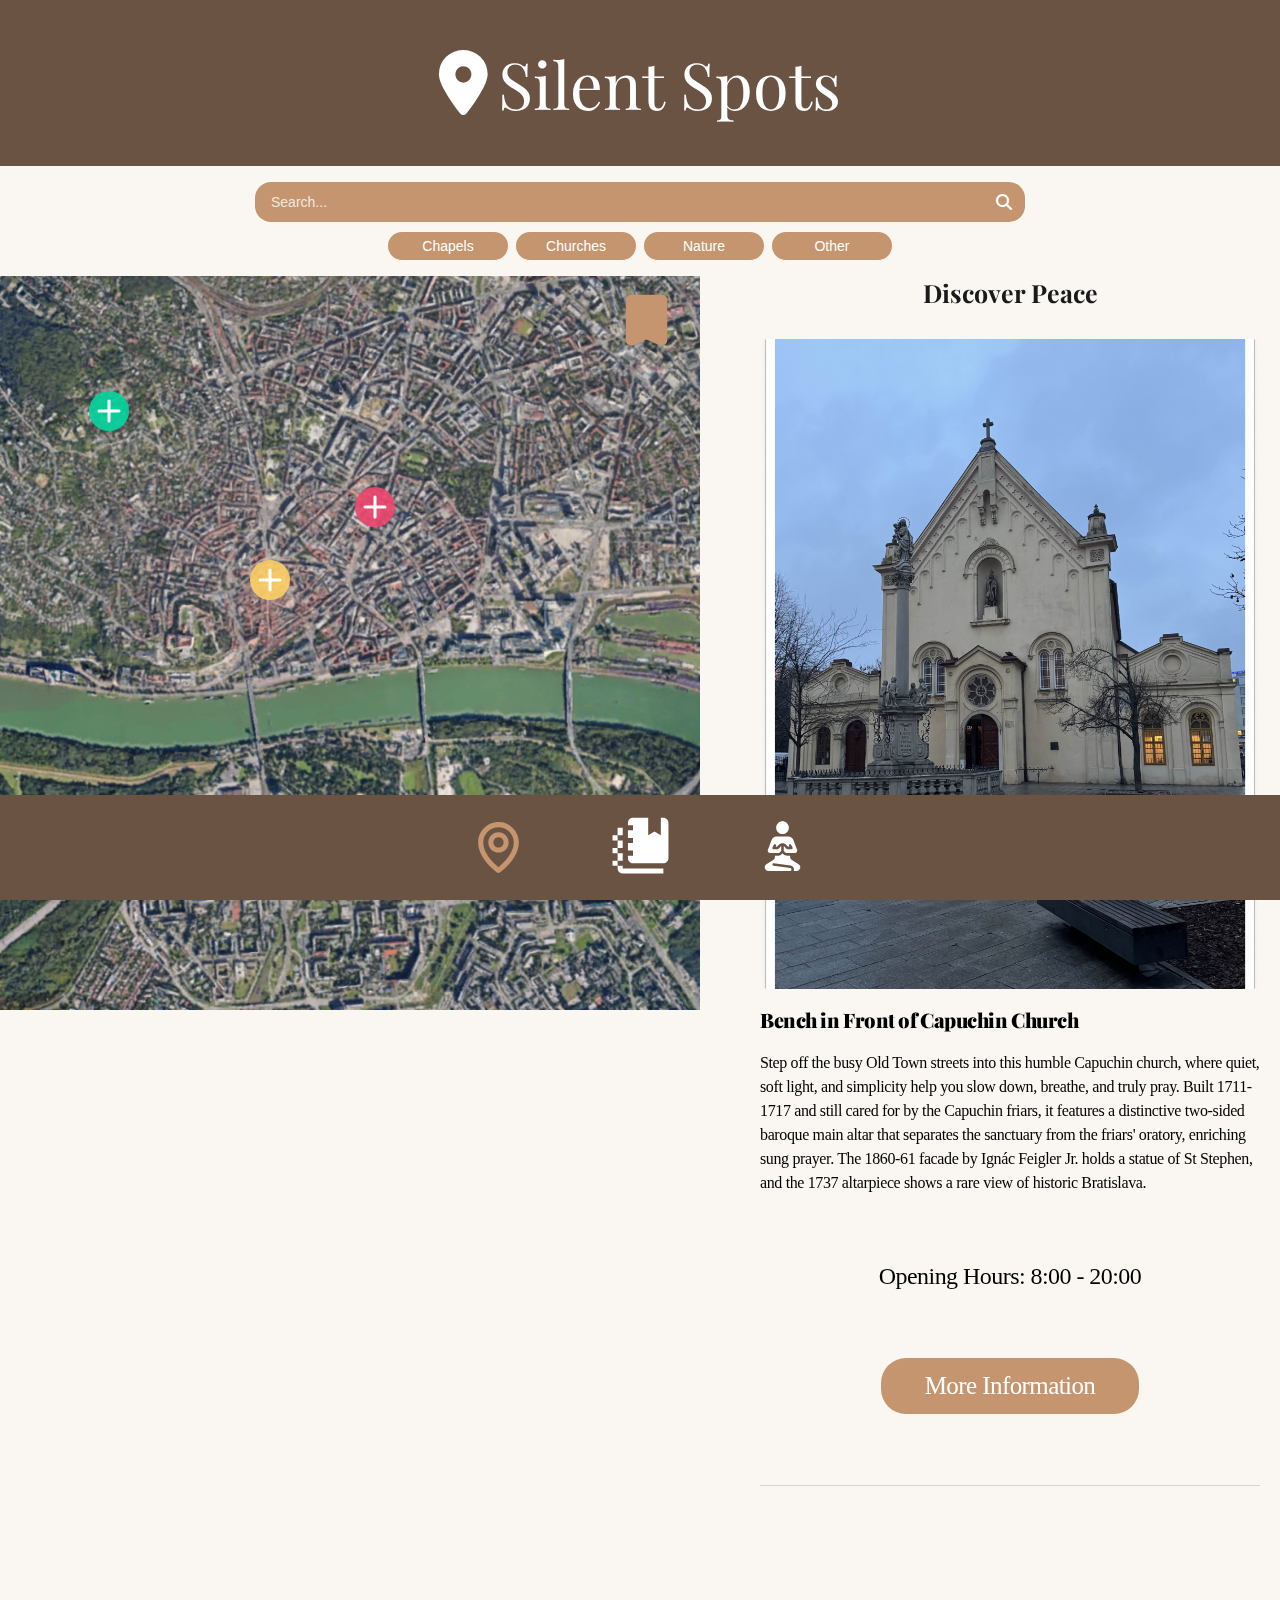
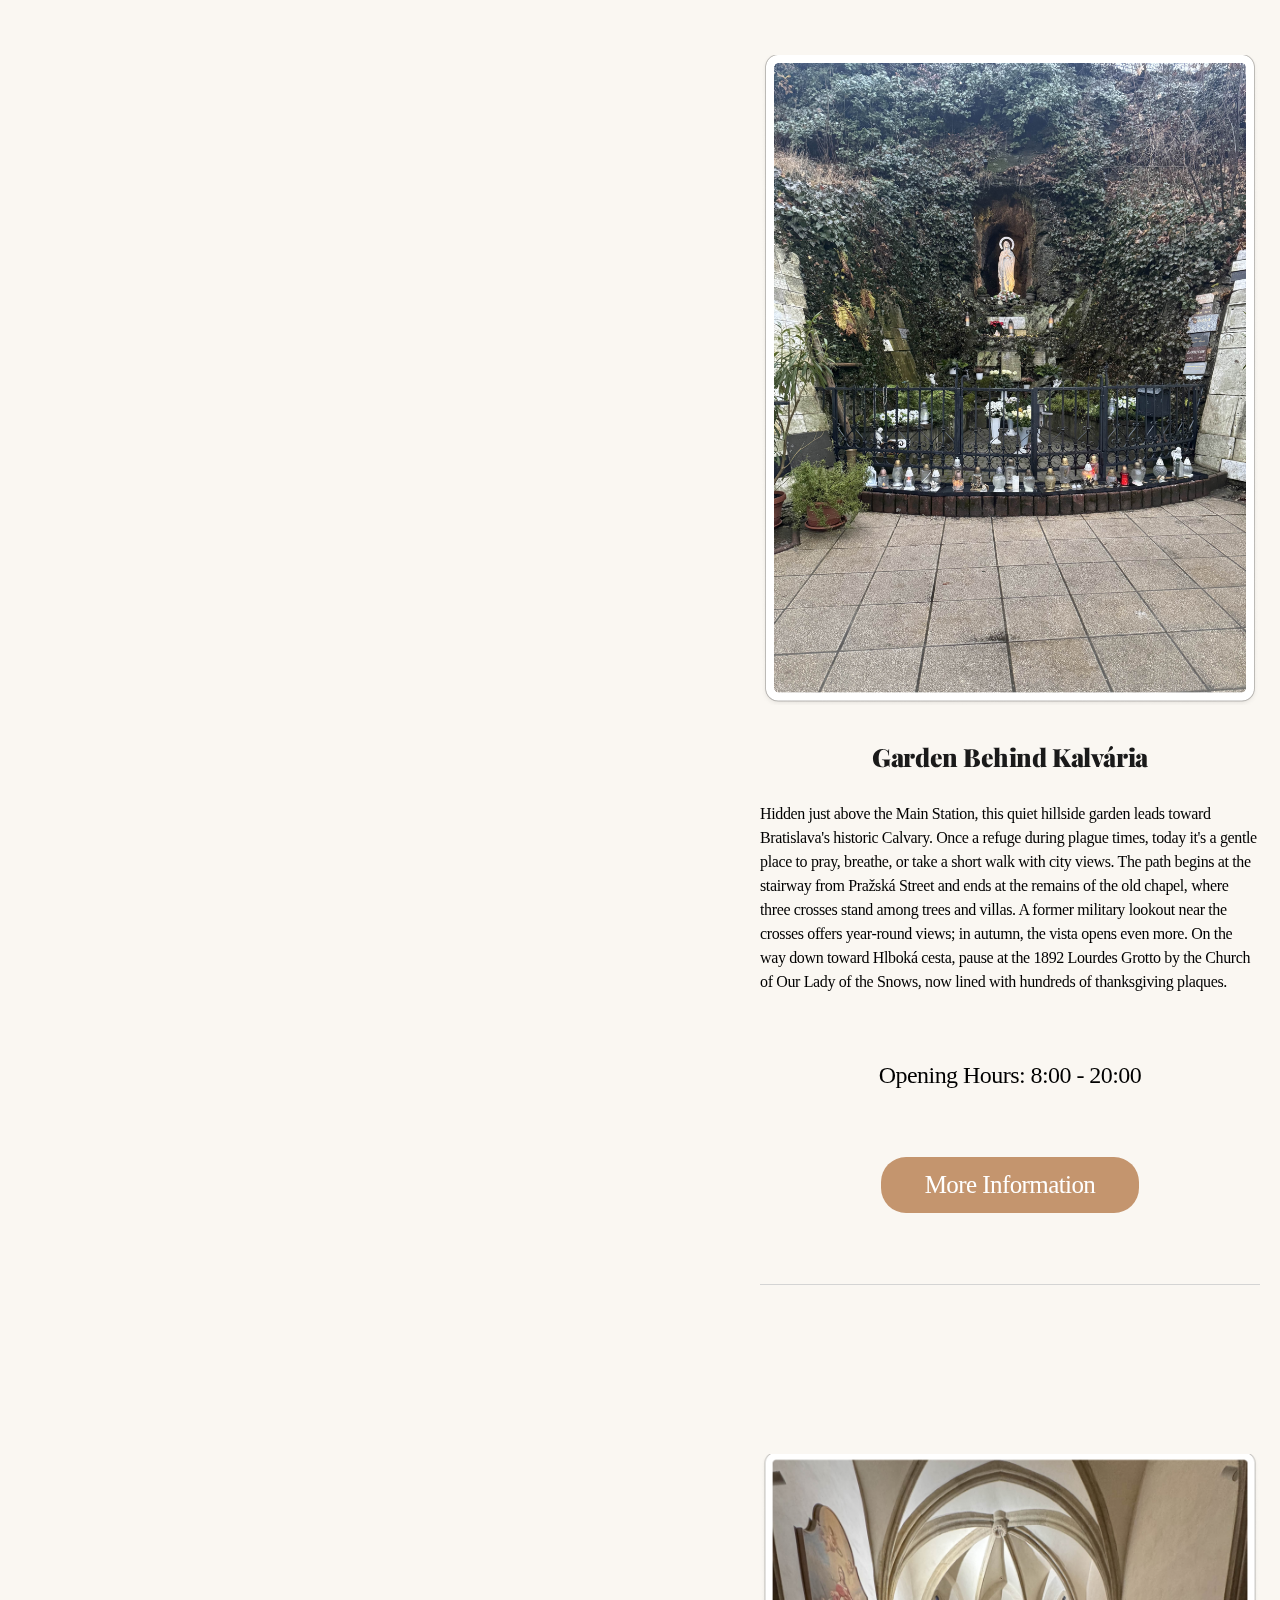
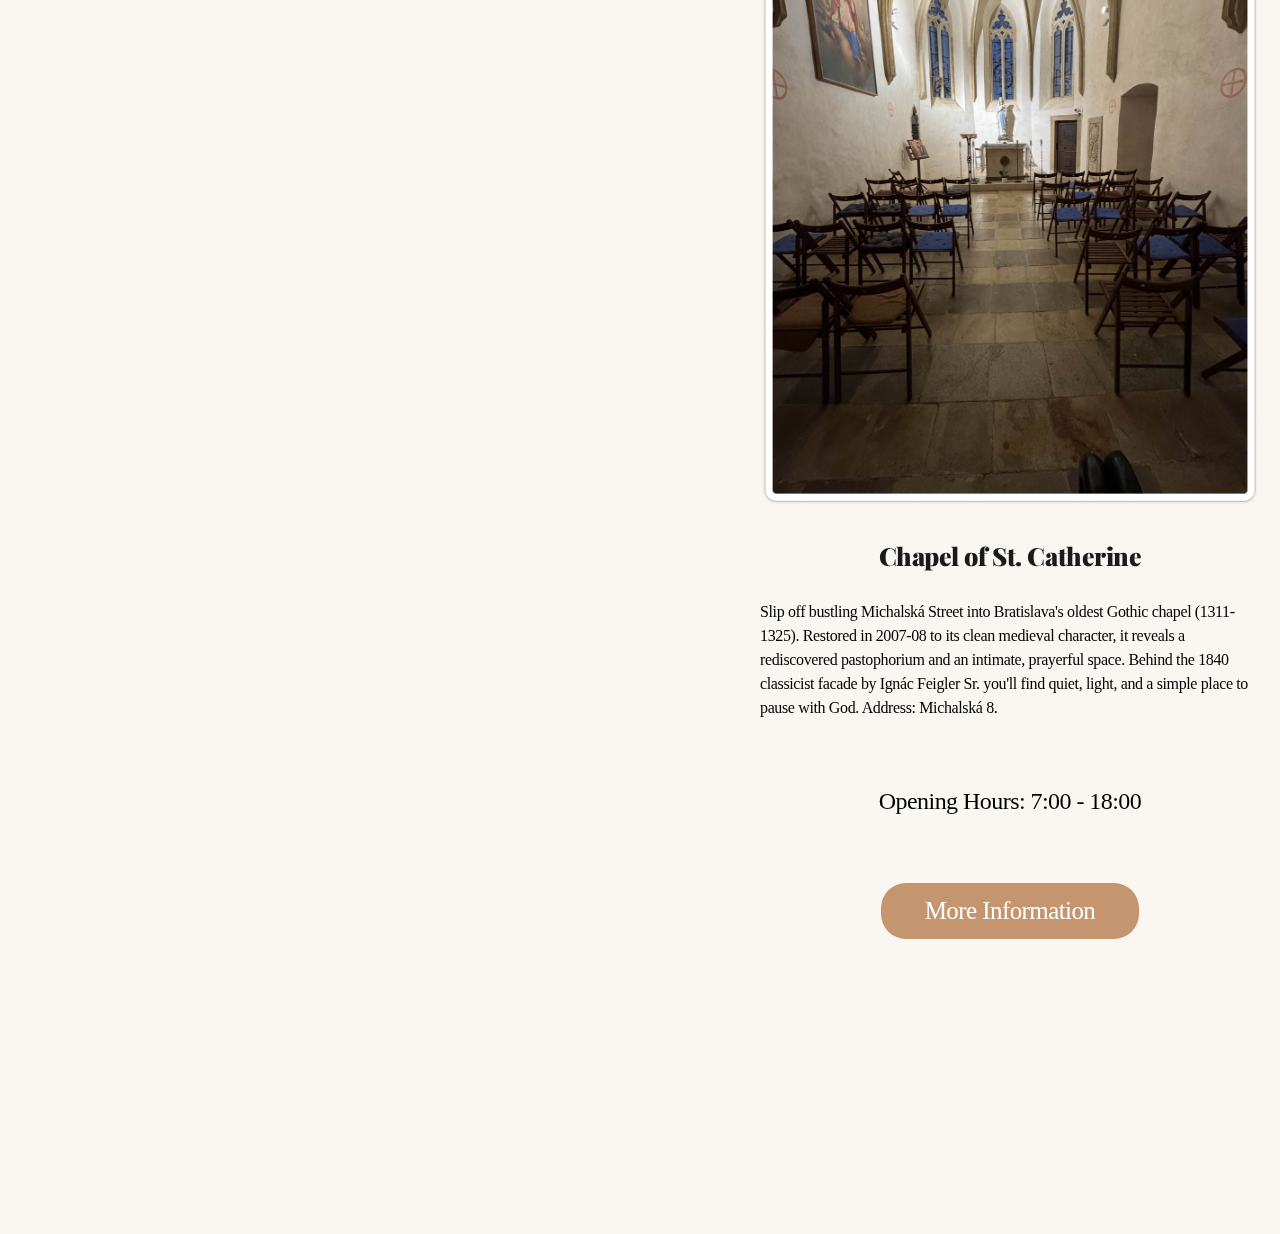
<file: index.html>
<!DOCTYPE html>
<html lang="en">
<head>
    <meta charset="UTF-8">
    <meta name="viewport" content="width=device-width, initial-scale=1.0">
    <title>Silent Spots</title>
    <link rel="stylesheet" href="resources/styles/styl.css">
    <link rel="stylesheet" href="https://cdnjs.cloudflare.com/ajax/libs/font-awesome/6.4.0/css/all.min.css">
    <link rel="preconnect" href="https://fonts.googleapis.com">
    <link rel="preconnect" href="https://fonts.gstatic.com" crossorigin>
    <link href="https://fonts.googleapis.com/css2?family=Nunito:ital,wght@0,200..1000;1,200..1000&family=Playfair+Display:ital,wght@0,400..900;1,400..900&family=Raleway:ital,wght@0,100..900;1,100..900&family=Roboto+Condensed:ital,wght@0,100..900;1,100..900&display=swap" rel="stylesheet">
</head>
<body>
    <header class="header">
        <div class="header-wrapper">
            <h1><i class="fas fa-location-dot"></i> Silent Spots</h1>
        </div>
    </header>
    <div class="controls-container">
        <div class="search-container">
            <input type="text" placeholder="Search...">
            <i class="fas fa-search"></i>
        </div>
        <div class="filter-buttons">
            <button class="filter-btn">Chapels</button>
            <button class="filter-btn">Churches</button>
            <button class="filter-btn">Nature</button>
            <button class="filter-btn">Other</button>
        </div>
    </div>
    <main>
        <div class="map-section">
            <img src="resources/images/map-image.png" alt="Map" class="map-image">
            <svg xmlns="http://www.w3.org/2000/svg" width="70" height="83" viewBox="0 0 70 83" fill="none" class="map-bookmark">
                <path d="M41.5 58.5255L28.5727 64.0865C26.7099 64.8889 24.9403 64.7344 23.2642 63.6231C21.5881 62.5141 20.75 60.9637 20.75 58.9717V19.4222C20.75 17.829 21.2837 16.4999 22.3512 15.4347C23.4187 14.3695 24.7478 13.8358 26.3387 13.8335H56.6648C58.2556 13.8335 59.5848 14.3672 60.6522 15.4347C61.7197 16.5022 62.2523 17.8313 62.25 19.4222V58.9717C62.25 60.9637 61.4119 62.5141 59.7358 63.6231C58.0597 64.7344 56.2901 64.8889 54.4272 64.0865L41.5 58.5255Z" fill="#C4956E"/>
            </svg>
            <svg class="map-marker" data-location="churches" xmlns="http://www.w3.org/2000/svg" width="50" height="50" viewBox="0 0 50 50" fill="none">
                <circle cx="25" cy="25" r="20" fill="#EF476F" opacity="0.9"/>
                <path d="M25 15 L25 35 M15 25 L35 25" stroke="white" stroke-width="3" stroke-linecap="round"/>
            </svg>
            
            <svg class="map-marker" data-location="nature" xmlns="http://www.w3.org/2000/svg" width="50" height="50" viewBox="0 0 50 50" fill="none">
                <circle cx="25" cy="25" r="20" fill="#06D6A0" opacity="0.9"/>
                <path d="M25 15 L25 35 M15 25 L35 25" stroke="white" stroke-width="3" stroke-linecap="round"/>
            </svg>
            
            <svg class="map-marker" data-location="chapels" xmlns="http://www.w3.org/2000/svg" width="50" height="50" viewBox="0 0 50 50" fill="none">
                <circle cx="25" cy="25" r="20" fill="#FFD166" opacity="0.9"/>
                <path d="M25 15 L25 35 M15 25 L35 25" stroke="white" stroke-width="3" stroke-linecap="round"/>
            </svg>
        </div>
        <div class="discover-section">
            <div class="scroll-indicator">
                <svg xmlns="http://www.w3.org/2000/svg" width="24" height="24" viewBox="0 0 24 24" fill="none" stroke="currentColor" stroke-width="2" stroke-linecap="round" stroke-linejoin="round">
                    <polyline points="6 9 12 15 18 9"></polyline>
                </svg>
            </div>
            <h2>Discover Peace</h2>
            <div class="discover-card" id="location-churches" data-category="churches">
                <img src="resources/images/capuchin_church.png" alt="Capuchin Church" class="discover-card-image">
                <h3 class="discover-card-title">Bench in Front of Capuchin Church</h3>
                <p class="discover-card-description">Step off the busy Old Town streets into this humble Capuchin church, where quiet, soft light, and simplicity help you slow down, breathe, and truly pray. Built 1711-1717 and still cared for by the Capuchin friars, it features a distinctive two-sided baroque main altar that separates the sanctuary from the friars' oratory, enriching sung prayer. The 1860-61 facade by Ignác Feigler Jr. holds a statue of St Stephen, and the 1737 altarpiece shows a rare view of historic Bratislava.</p>
                <div class="discover-card-hours">Opening Hours: 8:00 - 20:00</div>
                <a class="get-location-btn" href="capuchin-church.html">More Information</a>
                <div class="discover-divider"></div>
            </div>
            <div class="discover-card" id="location-nature" data-category="nature">
                <img src="resources/images/garden_kalvaria.png" alt="Garden Kalvaria" class="discover-card-image">
                <h2 class="discover-card-subtitle">Garden Behind Kalvária</h2>
                <p class="discover-card-description">Hidden just above the Main Station, this quiet hillside garden leads toward Bratislava's historic Calvary. Once a refuge during plague times, today it's a gentle place to pray, breathe, or take a short walk with city views. The path begins at the stairway from Pražská Street and ends at the remains of the old chapel, where three crosses stand among trees and villas. A former military lookout near the crosses offers year-round views; in autumn, the vista opens even more. On the way down toward Hlboká cesta, pause at the 1892 Lourdes Grotto by the Church of Our Lady of the Snows, now lined with hundreds of thanksgiving plaques.</p>
                <div class="discover-card-hours">Opening Hours: 8:00 - 20:00</div>
                <a class="get-location-btn" href="garden-kalvaria.html">More Information</a>
                <div class="discover-divider"></div>
            </div>
            <div class="discover-card" id="location-chapels" data-category="chapels">
                <img src="resources/images/saint_catherine.png" alt="Chapel of St. Catherine" class="discover-card-image">
                <h2 class="discover-card-subtitle">Chapel of St. Catherine</h2>
                <p class="discover-card-description">Slip off bustling Michalská Street into Bratislava's oldest Gothic chapel (1311-1325). Restored in 2007-08 to its clean medieval character, it reveals a rediscovered pastophorium and an intimate, prayerful space. Behind the 1840 classicist facade by Ignác Feigler Sr. you'll find quiet, light, and a simple place to pause with God. Address: Michalská 8.</p>
                <div class="discover-card-hours">Opening Hours: 7:00 - 18:00</div>
                <a class="get-location-btn" href="chapel-catherine.html">More Information</a>
            </div>
            <div class="card-container">
            </div>
        </div>
    </main>
    <footer class="footer">
        <div class="footer-icons">
            <svg xmlns="http://www.w3.org/2000/svg" width="61" height="61" viewBox="0 0 61 61" fill="none" class="footer-icon">
                <path d="M30.5001 35.5833C36.107 35.5833 40.6668 31.0236 40.6668 25.4167C40.6668 19.8097 36.107 15.25 30.5001 15.25C24.8932 15.25 20.3334 19.8097 20.3334 25.4167C20.3334 31.0236 24.8932 35.5833 30.5001 35.5833ZM30.5001 20.3333C33.3036 20.3333 35.5834 22.6132 35.5834 25.4167C35.5834 28.2201 33.3036 30.5 30.5001 30.5C27.6966 30.5 25.4168 28.2201 25.4168 25.4167C25.4168 22.6132 27.6966 20.3333 30.5001 20.3333Z" fill="#C4956E"/>
                <path d="M29.026 55.4436C29.4564 55.7501 29.9717 55.9148 30.5001 55.9148C31.0285 55.9148 31.5438 55.7501 31.9743 55.4436C32.747 54.8971 50.9072 41.7847 50.8335 25.4163C50.8335 14.2051 41.7114 5.08301 30.5001 5.08301C19.2888 5.08301 10.1668 14.205 10.1668 25.4036C10.0931 41.7847 28.2533 54.8971 29.026 55.4436ZM30.5001 10.1663C38.9105 10.1663 45.7501 17.006 45.7501 25.4291C45.8035 36.709 34.5973 46.8375 30.5001 50.1595C26.4055 46.835 15.1967 36.7039 15.2501 25.4163C15.2501 17.006 22.0897 10.1663 30.5001 10.1663Z" fill="#C4956E"/>
            </svg>
            <a href="mood.html"><svg xmlns="http://www.w3.org/2000/svg" width="61" height="61" viewBox="0 0 61 61" fill="none" class="footer-icon">
                <path d="M23.0021 22.8752H17.9442V15.2502H23.0021V10.2431H17.9442V7.70147C17.9442 4.88022 20.2063 2.64355 23.0021 2.64355H38.2013V20.3336L44.4792 16.5211L50.8334 20.3336V2.64355H53.375C56.0438 2.64355 58.4584 5.08355 58.4584 7.70147V43.2086C58.4584 45.8265 56.0438 48.2919 53.375 48.2919H23.0021C20.3334 48.2919 17.9442 45.8773 17.9442 43.2086V40.6669H23.0021V35.5836H17.9442V27.9586H23.0021V22.8752ZM2.54169 45.7502H7.62502V38.1252H2.54169V33.0419H7.62502V25.4169H2.54169V20.3336H7.62502V12.7086H12.7084V20.3336H7.62502V25.4169H12.7084V33.0419H7.62502V38.1252H12.7084V45.7502H7.62502V50.8336H12.7084V53.3752H53.375V58.4586H12.7084C11.3602 58.4586 10.0672 57.923 9.11389 56.9697C8.16058 56.0164 7.62502 54.7234 7.62502 53.3752V50.8336H2.54169V45.7502Z" fill="white"/>
            </svg></a>
            <a href="breathing.html"><svg xmlns="http://www.w3.org/2000/svg" width="61" height="61" viewBox="0 0 61 61" fill="none" class="footer-icon">
                <path d="M36.8542 12.7082C36.8542 14.3934 36.1847 16.0096 34.9931 17.2012C33.8014 18.3929 32.1852 19.0623 30.5 19.0623C28.8148 19.0623 27.1986 18.3929 26.0069 17.2012C24.8153 16.0096 24.1458 14.3934 24.1458 12.7082C24.1458 11.0229 24.8153 9.40673 26.0069 8.2151C27.1986 7.02346 28.8148 6.354 30.5 6.354C32.1852 6.354 33.8014 7.02346 34.9931 8.2151C36.1847 9.40673 36.8542 11.0229 36.8542 12.7082ZM39.3958 54.6457C39.3958 54.9827 39.262 55.306 39.0236 55.5443C38.7853 55.7826 38.4621 55.9165 38.125 55.9165H16.3378C15.5489 55.9165 14.7814 55.6594 14.1517 55.1842C13.5219 54.709 13.0642 54.0415 12.8477 53.2828C12.6313 52.5241 12.6679 51.7156 12.9521 50.9796C13.2363 50.2436 13.7525 49.6203 14.4227 49.204L21.1378 45.0331C21.6885 44.691 22.1429 44.2141 22.458 43.6475C22.7731 43.0809 22.9385 42.4433 22.9386 41.795V40.6665H25.9555C27.3036 40.6662 28.5963 40.1305 29.5494 39.1771L30.5 38.2278L31.4493 39.1771C31.9216 39.6495 32.4822 40.0241 33.0993 40.2797C33.7164 40.5353 34.3779 40.6667 35.0458 40.6665H38.125V41.8001C38.1252 42.4465 38.2898 43.0822 38.6032 43.6476C38.9167 44.2129 39.3687 44.6892 39.9169 45.0318L46.5837 49.1989C47.2534 49.617 47.7687 50.2418 48.0518 50.9788C48.3348 51.7159 48.3702 52.525 48.1526 53.2839C47.9349 54.0428 47.4761 54.7102 46.8454 55.1852C46.2148 55.6602 45.4466 55.9169 44.6571 55.9165H41.7215C41.8613 55.5187 41.9375 55.0905 41.9375 54.6457V54.328C41.9374 53.4045 41.6021 52.5126 40.9939 51.8177C40.3858 51.1228 39.5461 50.6723 38.6308 50.5498L21.8367 48.3029C21.5054 48.2636 21.1718 48.3561 20.9081 48.5606C20.6444 48.7651 20.4717 49.0651 20.4273 49.3959C20.3829 49.7266 20.4704 50.0615 20.6708 50.3283C20.8713 50.5951 21.1687 50.7723 21.4987 50.8217L38.294 53.0686C38.599 53.1095 38.8788 53.2597 39.0815 53.4913C39.2841 53.7229 39.3958 54.0202 39.3958 54.328V54.6457ZM33.2476 37.3801L31.7708 35.9034V31.148C31.9606 31.2573 32.136 31.392 32.297 31.5521L34.6849 33.9413C34.9233 34.1791 35.2465 34.3126 35.5833 34.3123H39.3958C39.6124 34.3122 39.8253 34.2568 40.0144 34.1513C40.2035 34.0458 40.3625 33.8937 40.4763 33.7095C40.5901 33.5252 40.655 33.315 40.6647 33.0987C40.6745 32.8824 40.6288 32.6671 40.532 32.4734L39.2611 29.9318C39.1898 29.7773 39.0881 29.6387 38.9621 29.5242C38.8362 29.4098 38.6885 29.3218 38.5279 29.2654C38.3673 29.2091 38.197 29.1857 38.0272 29.1964C37.8573 29.2072 37.6913 29.2519 37.5391 29.328C37.3869 29.4042 37.2515 29.5101 37.141 29.6395C37.0305 29.7689 36.9471 29.9192 36.8958 30.0815C36.8444 30.2438 36.8262 30.4147 36.8422 30.5842C36.8582 30.7536 36.9081 30.9181 36.9889 31.0679L37.3396 31.7707H36.1095L34.0939 29.7551C33.1407 28.8022 31.8479 28.2668 30.5 28.2668C29.1521 28.2668 27.8594 28.8022 26.9061 29.7551L24.8906 31.7707H23.6604L24.0111 31.0679C24.0919 30.9181 24.1418 30.7536 24.1578 30.5842C24.1738 30.4147 24.1556 30.2438 24.1043 30.0815C24.0529 29.9192 23.9696 29.7689 23.859 29.6395C23.7485 29.5101 23.6131 29.4042 23.4609 29.328C23.3087 29.2519 23.1427 29.2072 22.9729 29.1964C22.803 29.1857 22.6327 29.2091 22.4721 29.2654C22.3115 29.3218 22.1638 29.4098 22.0379 29.5242C21.9119 29.6387 21.8103 29.7773 21.7389 29.9318L20.4681 32.4734C20.3713 32.6671 20.3256 32.8824 20.3353 33.0987C20.3451 33.315 20.4099 33.5252 20.5237 33.7095C20.6375 33.8937 20.7965 34.0458 20.9856 34.1513C21.1747 34.2568 21.3876 34.3122 21.6042 34.3123H25.4167C25.7537 34.3123 26.0769 34.1783 26.3152 33.94L28.7031 31.5521C28.8649 31.392 29.0402 31.2573 29.2292 31.148V35.9034L27.7525 37.3801C27.2759 37.8568 26.6296 38.1247 25.9555 38.1248H18.2822C17.8689 38.1248 17.4618 38.0241 17.0963 37.8312C16.7307 37.6384 16.4177 37.3593 16.1844 37.0182C15.951 36.677 15.8044 36.2841 15.7572 35.8735C15.7099 35.4629 15.7636 35.047 15.9134 34.6618L19.731 24.8446C20.1023 23.8901 20.7533 23.0699 21.5986 22.4916C22.444 21.9134 23.4444 21.604 24.4686 21.604H36.5314C37.5556 21.604 38.556 21.9134 39.4014 22.4916C40.2468 23.0699 40.8978 23.8901 41.2691 24.8446L45.0879 34.6618C45.2378 35.0472 45.2914 35.4634 45.2441 35.8742C45.1967 36.285 45.0499 36.678 44.8162 37.0192C44.5826 37.3604 44.2692 37.6394 43.9033 37.8321C43.5374 38.0248 43.1301 38.1253 42.7165 38.1248H35.0432C34.3692 38.1247 33.7228 37.8568 33.2463 37.3801" fill="white"/>
            </svg></a>
        </div>
    </footer>
    <script src="resources/js/index.js"></script>
</body>
</html>
</file>
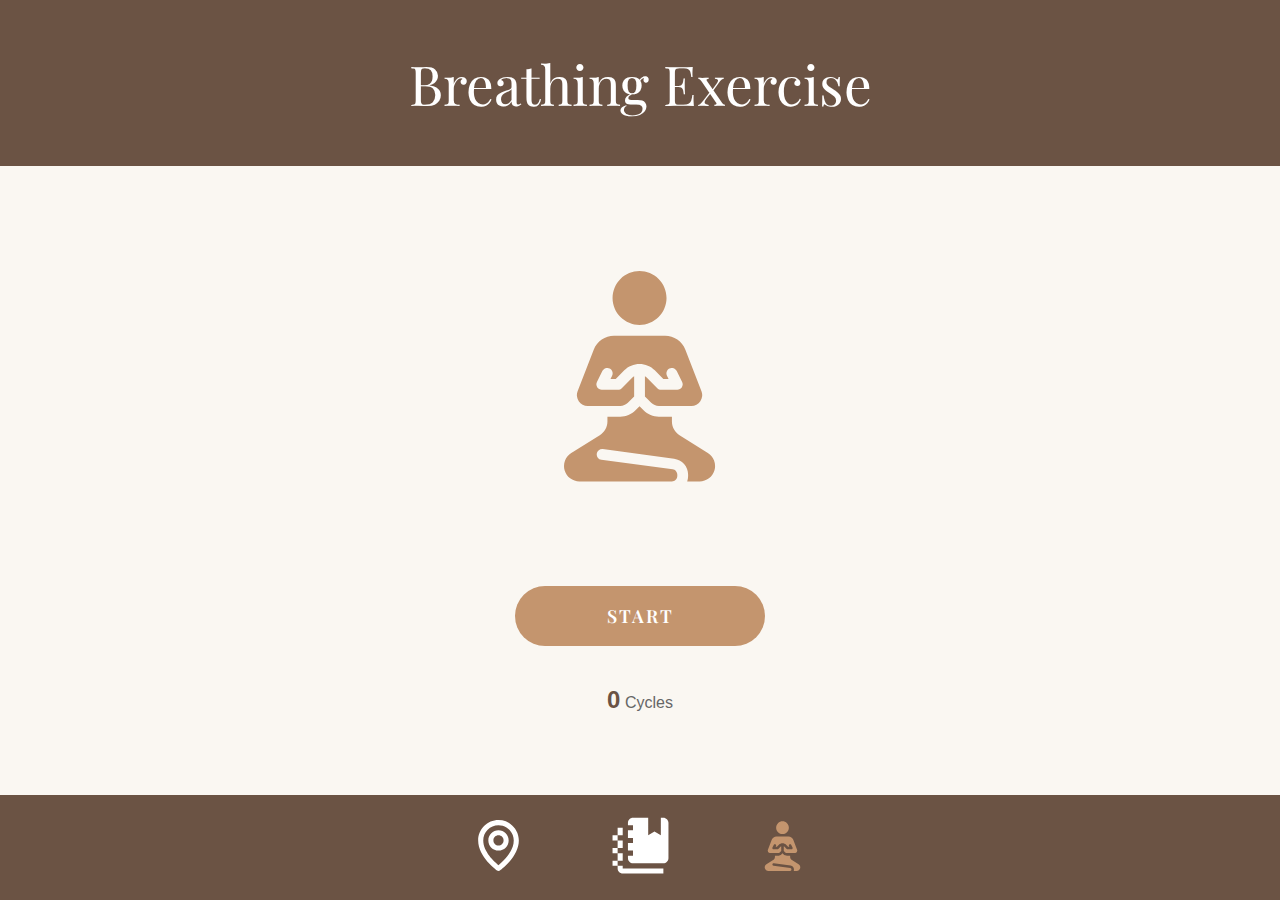
<file: breathing.html>
<!DOCTYPE html>
<html lang="en">
<head>
    <meta charset="UTF-8">
    <meta name="viewport" content="width=device-width, initial-scale=1.0">
    <title>Breathing Exercise - Silent Spots</title>
    <link rel="stylesheet" href="resources/styles/breathing.css">
    <link rel="stylesheet" href="https://cdnjs.cloudflare.com/ajax/libs/font-awesome/6.4.0/css/all.min.css">
    <link rel="preconnect" href="https://fonts.googleapis.com">
    <link rel="preconnect" href="https://fonts.gstatic.com" crossorigin>
    <link href="https://fonts.googleapis.com/css2?family=Playfair+Display:ital,wght@0,400..900;1,400..900&display=swap" rel="stylesheet">
</head>
<body>
    <header class="header">
        <div class="header-wrapper">
            <h1>Breathing Exercise</h1>
        </div>
    </header>

    <main class="breathing-container">
        <div class="breathing-visual">
            <div id="avatarContainer" class="avatar-container">
                <svg xmlns="http://www.w3.org/2000/svg" width="152" height="211" viewBox="0 0 152 211" fill="none">
                    <path d="M102.52 26.9792C102.52 34.1345 99.678 40.9967 94.6184 46.0563C89.5589 51.1159 82.6966 53.9583 75.5413 53.9583C68.386 53.9583 61.5237 51.1159 56.4641 46.0563C51.4046 40.9967 48.5621 34.1345 48.5621 26.9792C48.5621 19.8238 51.4046 12.9616 56.4641 7.90202C61.5237 2.84244 68.386 0 75.5413 0C82.6966 0 89.5589 2.84244 94.6184 7.90202C99.678 12.9616 102.52 19.8238 102.52 26.9792ZM113.312 205.042C113.312 206.473 112.744 207.845 111.732 208.857C110.72 209.869 109.347 210.438 107.916 210.438H15.4101C12.0603 210.437 8.8018 209.346 6.12791 207.328C3.45402 205.31 1.5104 202.476 0.591351 199.255C-0.327697 196.034 -0.172121 192.601 1.03452 189.476C2.24117 186.351 4.43316 183.704 7.2786 181.937L35.7902 164.228C38.1285 162.775 40.0577 160.75 41.3956 158.345C42.7335 155.939 43.4358 153.232 43.4361 150.479V145.688H56.2458C61.9696 145.686 67.4585 143.412 71.5052 139.364L75.5413 135.333L79.572 139.364C81.577 141.369 83.9576 142.96 86.5778 144.045C89.1979 145.13 92.0062 145.688 94.8422 145.688H107.916V150.501C107.917 153.245 108.616 155.944 109.947 158.345C111.278 160.745 113.197 162.768 115.524 164.222L143.831 181.915C146.674 183.69 148.863 186.343 150.064 189.473C151.266 192.602 151.416 196.038 150.492 199.26C149.568 202.482 147.62 205.316 144.942 207.332C142.265 209.349 139.003 210.439 135.651 210.438H123.187C123.78 208.749 124.104 206.93 124.104 205.042V203.693C124.103 199.772 122.68 195.985 120.097 193.034C117.515 190.084 113.95 188.171 110.064 187.651L38.7579 178.111C37.3509 177.944 35.9346 178.337 34.8149 179.205C33.6952 180.073 32.9619 181.347 32.7735 182.752C32.585 184.156 32.9565 185.578 33.8076 186.711C34.6588 187.843 35.9213 188.596 37.3226 188.806L108.634 198.345C109.929 198.519 111.117 199.157 111.977 200.14C112.838 201.124 113.312 202.386 113.312 203.693V205.042ZM87.2071 131.734L80.9371 125.464V105.273C81.7429 105.737 82.4875 106.309 83.171 106.989L93.3098 117.133C94.3223 118.143 95.6944 118.709 97.1246 118.708H113.312C114.232 118.708 115.136 118.472 115.938 118.024C116.741 117.576 117.416 116.931 117.9 116.149C118.383 115.366 118.658 114.474 118.7 113.555C118.741 112.637 118.547 111.723 118.136 110.901L112.74 100.109C112.437 99.4529 112.005 98.8644 111.471 98.3784C110.936 97.8924 110.309 97.5188 109.627 97.2797C108.945 97.0407 108.222 96.941 107.501 96.9866C106.78 97.0323 106.075 97.2223 105.429 97.5455C104.782 97.8687 104.207 98.3184 103.738 98.8679C103.269 99.4175 102.915 100.056 102.697 100.745C102.479 101.434 102.402 102.159 102.47 102.879C102.538 103.598 102.749 104.297 103.092 104.933L104.582 107.917H99.3585L90.8007 99.3589C86.7532 95.3126 81.2644 93.0396 75.5413 93.0396C69.8182 93.0396 64.3294 95.3126 60.2819 99.3589L51.7241 107.917H46.5009L47.9902 104.933C48.3332 104.297 48.5449 103.598 48.6128 102.879C48.6807 102.159 48.6035 101.434 48.3856 100.745C48.1677 100.056 47.8136 99.4175 47.3444 98.8679C46.8751 98.3184 46.3003 97.8687 45.654 97.5455C45.0076 97.2223 44.303 97.0323 43.5818 96.9866C42.8606 96.941 42.1376 97.0407 41.4556 97.2797C40.7737 97.5188 40.1468 97.8924 39.612 98.3784C39.0772 98.8644 38.6455 99.4529 38.3424 100.109L32.9466 110.901C32.5356 111.723 32.3416 112.637 32.383 113.555C32.4243 114.474 32.6997 115.366 33.1829 116.149C33.6662 116.931 34.3413 117.576 35.1441 118.024C35.947 118.472 36.8511 118.708 37.7705 118.708H53.958C55.3889 118.708 56.7611 118.139 57.7728 117.127L67.9116 106.989C68.5987 106.309 69.3433 105.737 70.1455 105.273V125.464L63.8755 131.734C61.8521 133.758 59.1077 134.895 56.2458 134.896H23.6657C21.9109 134.896 20.1825 134.468 18.6304 133.649C17.0782 132.83 15.7492 131.645 14.7584 130.197C13.7676 128.749 13.145 127.08 12.9446 125.337C12.7441 123.594 12.9718 121.828 13.6079 120.192L29.817 78.5094C31.3935 74.4563 34.1575 70.974 37.7469 68.5188C41.3364 66.0636 45.5838 64.7499 49.9327 64.75H101.15C105.499 64.7499 109.746 66.0636 113.336 68.5188C116.925 70.974 119.689 74.4563 121.266 78.5094L137.48 120.192C138.117 121.829 138.344 123.595 138.143 125.34C137.942 127.084 137.319 128.753 136.327 130.201C135.335 131.65 134.004 132.835 132.45 133.653C130.897 134.471 129.167 134.898 127.411 134.896H94.8314C91.9695 134.895 89.225 133.758 87.2017 131.734" fill="#C4956E"/>
                </svg>
            </div>
            <svg id="breathingCurve" width="300" height="300" viewBox="0 0 300 300" style="display: none;">
                <path id="curvePath" d="" stroke="#C4956E" stroke-width="4" fill="none" stroke-linecap="round"/>
            </svg>
            <div class="breathing-text" id="breathingText" style="display: none;">Prepare</div>
        </div>
        <button class="start-btn" id="startBtn">START</button>
        <button class="stop-btn" id="stopBtn" style="display: none;">STOP</button>

        <div class="breathing-counter">
            <span id="cycleCounter">0</span> Cycles
        </div>
    </main>

    <footer class="footer">
        <div class="footer-icons">
            <a href="index.html"><svg xmlns="http://www.w3.org/2000/svg" width="61" height="61" viewBox="0 0 61 61" fill="none">
                <path d="M30.5002 35.5833C36.1071 35.5833 40.6668 31.0236 40.6668 25.4167C40.6668 19.8097 36.1071 15.25 30.5002 15.25C24.8932 15.25 20.3335 19.8097 20.3335 25.4167C20.3335 31.0236 24.8932 35.5833 30.5002 35.5833ZM30.5002 20.3333C33.3036 20.3333 35.5835 22.6132 35.5835 25.4167C35.5835 28.2201 33.3036 30.5 30.5002 30.5C27.6967 30.5 25.4168 28.2201 25.4168 25.4167C25.4168 22.6132 27.6967 20.3333 30.5002 20.3333Z" fill="white"/>
                <path d="M29.0259 55.4436C29.4564 55.7501 29.9716 55.9148 30.5001 55.9148C31.0285 55.9148 31.5438 55.7501 31.9742 55.4436C32.7469 54.8971 50.9071 41.7847 50.8334 25.4163C50.8334 14.2051 41.7114 5.08301 30.5001 5.08301C19.2888 5.08301 10.1667 14.205 10.1667 25.4036C10.093 41.7847 28.2532 54.8971 29.0259 55.4436ZM30.5001 10.1663C38.9104 10.1663 45.7501 17.006 45.7501 25.4291C45.8034 36.709 34.5972 46.8375 30.5001 50.1595C26.4054 46.835 15.1967 36.7039 15.2501 25.4163C15.2501 17.006 22.0897 10.1663 30.5001 10.1663Z" fill="white"/>
            </svg></a>
            <a href="mood.html"><svg xmlns="http://www.w3.org/2000/svg" width="61" height="61" viewBox="0 0 61 61" fill="none" class="footer-icon">
                <path d="M23.0021 22.8752H17.9442V15.2502H23.0021V10.2431H17.9442V7.70147C17.9442 4.88022 20.2063 2.64355 23.0021 2.64355H38.2013V20.3336L44.4792 16.5211L50.8334 20.3336V2.64355H53.375C56.0438 2.64355 58.4584 5.08355 58.4584 7.70147V43.2086C58.4584 45.8265 56.0438 48.2919 53.375 48.2919H23.0021C20.3334 48.2919 17.9442 45.8773 17.9442 43.2086V40.6669H23.0021V35.5836H17.9442V27.9586H23.0021V22.8752ZM2.54169 45.7502H7.62502V38.1252H2.54169V33.0419H7.62502V25.4169H2.54169V20.3336H7.62502V12.7086H12.7084V20.3336H7.62502V25.4169H12.7084V33.0419H7.62502V38.1252H12.7084V45.7502H7.62502V50.8336H12.7084V53.3752H53.375V58.4586H12.7084C11.3602 58.4586 10.0672 57.923 9.11389 56.9697C8.16058 56.0164 7.62502 54.7234 7.62502 53.3752V50.8336H2.54169V45.7502Z" fill="white"/>
            </svg></a>
            <a href="#"><svg xmlns="http://www.w3.org/2000/svg" width="61" height="61" viewBox="0 0 61 61" fill="none">
                <path d="M36.8542 12.7082C36.8542 14.3934 36.1848 16.0096 34.9931 17.2012C33.8015 18.3929 32.1853 19.0623 30.5001 19.0623C28.8148 19.0623 27.1986 18.3929 26.007 17.2012C24.8154 16.0096 24.1459 14.3934 24.1459 12.7082C24.1459 11.0229 24.8154 9.40673 26.007 8.2151C27.1986 7.02346 28.8148 6.354 30.5001 6.354C32.1853 6.354 33.8015 7.02346 34.9931 8.2151C36.1848 9.40673 36.8542 11.0229 36.8542 12.7082ZM39.3959 54.6457C39.3959 54.9827 39.262 55.306 39.0237 55.5443C38.7854 55.7826 38.4621 55.9165 38.1251 55.9165H16.3379C15.549 55.9165 14.7815 55.6594 14.1517 55.1842C13.522 54.709 13.0642 54.0415 12.8478 53.2828C12.6313 52.5241 12.668 51.7156 12.9521 50.9796C13.2363 50.2436 13.7526 49.6203 14.4228 49.204L21.1378 45.0331C21.6886 44.691 22.1429 44.2141 22.458 43.6475C22.7731 43.0809 22.9385 42.4433 22.9386 41.795V40.6665H25.9556C27.3036 40.6662 28.5964 40.1305 29.5495 39.1771L30.5001 38.2278L31.4494 39.1771C31.9216 39.6495 32.4823 40.0241 33.0994 40.2797C33.7165 40.5353 34.3779 40.6667 35.0458 40.6665H38.1251V41.8001C38.1253 42.4465 38.2899 43.0822 38.6033 43.6476C38.9168 44.2129 39.3688 44.6892 39.9169 45.0318L46.5837 49.1989C47.2534 49.617 47.7688 50.2418 48.0518 50.9788C48.3349 51.7159 48.3703 52.525 48.1526 53.2839C47.935 54.0428 47.4761 54.7102 46.8455 55.1852C46.2148 55.6602 45.4467 55.9169 44.6572 55.9165H41.7215C41.8613 55.5187 41.9376 55.0905 41.9376 54.6457V54.328C41.9374 53.4045 41.6021 52.5126 40.994 51.8177C40.3858 51.1228 39.5461 50.6723 38.6309 50.5498L21.8368 48.3029C21.5054 48.2636 21.1719 48.3561 20.9081 48.5606C20.6444 48.7651 20.4717 49.0651 20.4273 49.3959C20.383 49.7266 20.4704 50.0615 20.6709 50.3283C20.8714 50.5951 21.1687 50.7723 21.4988 50.8217L38.2941 53.0686C38.5991 53.1095 38.8789 53.2597 39.0815 53.4913C39.2842 53.7229 39.3959 54.0202 39.3959 54.328V54.6457ZM33.2476 37.3801L31.7709 35.9034V31.148C31.9607 31.2573 32.1361 31.392 32.297 31.5521L34.6849 33.9413C34.9234 34.1791 35.2466 34.3126 35.5834 34.3123H39.3959C39.6124 34.3122 39.8254 34.2568 40.0145 34.1513C40.2036 34.0458 40.3625 33.8937 40.4764 33.7095C40.5902 33.5252 40.655 33.315 40.6648 33.0987C40.6745 32.8824 40.6288 32.6671 40.532 32.4734L39.2612 29.9318C39.1898 29.7773 39.0881 29.6387 38.9622 29.5242C38.8362 29.4098 38.6886 29.3218 38.528 29.2654C38.3674 29.2091 38.1971 29.1857 38.0272 29.1964C37.8574 29.2072 37.6914 29.2519 37.5392 29.328C37.3869 29.4042 37.2516 29.5101 37.141 29.6395C37.0305 29.7689 36.9471 29.9192 36.8958 30.0815C36.8445 30.2438 36.8263 30.4147 36.8423 30.5842C36.8583 30.7536 36.9082 30.9181 36.9889 31.0679L37.3397 31.7707H36.1095L34.094 29.7551C33.1407 28.8022 31.848 28.2668 30.5001 28.2668C29.1522 28.2668 27.8594 28.8022 26.9062 29.7551L24.8906 31.7707H23.6604L24.0112 31.0679C24.092 30.9181 24.1418 30.7536 24.1578 30.5842C24.1738 30.4147 24.1556 30.2438 24.1043 30.0815C24.053 29.9192 23.9696 29.7689 23.8591 29.6395C23.7486 29.5101 23.6132 29.4042 23.461 29.328C23.3087 29.2519 23.1428 29.2072 22.9729 29.1964C22.8031 29.1857 22.6328 29.2091 22.4722 29.2654C22.3116 29.3218 22.1639 29.4098 22.038 29.5242C21.912 29.6387 21.8103 29.7773 21.739 29.9318L20.4681 32.4734C20.3713 32.6671 20.3256 32.8824 20.3354 33.0987C20.3451 33.315 20.41 33.5252 20.5238 33.7095C20.6376 33.8937 20.7966 34.0458 20.9857 34.1513C21.1748 34.2568 21.3877 34.3122 21.6042 34.3123H25.4167C25.7538 34.3123 26.0769 34.1783 26.3152 33.94L28.7031 31.5521C28.8649 31.392 29.0403 31.2573 29.2292 31.148V35.9034L27.7525 37.3801C27.276 37.8568 26.6296 38.1247 25.9556 38.1248H18.2823C17.869 38.1248 17.4619 38.0241 17.0963 37.8312C16.7308 37.6384 16.4178 37.3593 16.1844 37.0182C15.9511 36.677 15.8044 36.2841 15.7572 35.8735C15.71 35.4629 15.7636 35.047 15.9134 34.6618L19.731 24.8446C20.1023 23.8901 20.7533 23.0699 21.5987 22.4916C22.4441 21.9134 23.4445 21.604 24.4687 21.604H36.5314C37.5557 21.604 38.5561 21.9134 39.4014 22.4916C40.2468 23.0699 40.8978 23.8901 41.2691 24.8446L45.088 34.6618C45.2379 35.0472 45.2915 35.4634 45.2441 35.8742C45.1968 36.285 45.0499 36.678 44.8163 37.0192C44.5826 37.3604 44.2693 37.6394 43.9034 37.8321C43.5375 38.0248 43.1301 38.1253 42.7166 38.1248H35.0433C34.3693 38.1247 33.7229 37.8568 33.2463 37.3801" fill="#C4956E"/>
            </svg></a>
        </div>
    </footer>

    <script src="resources/js/breathing.js"></script>
</body>
</html>
</file>
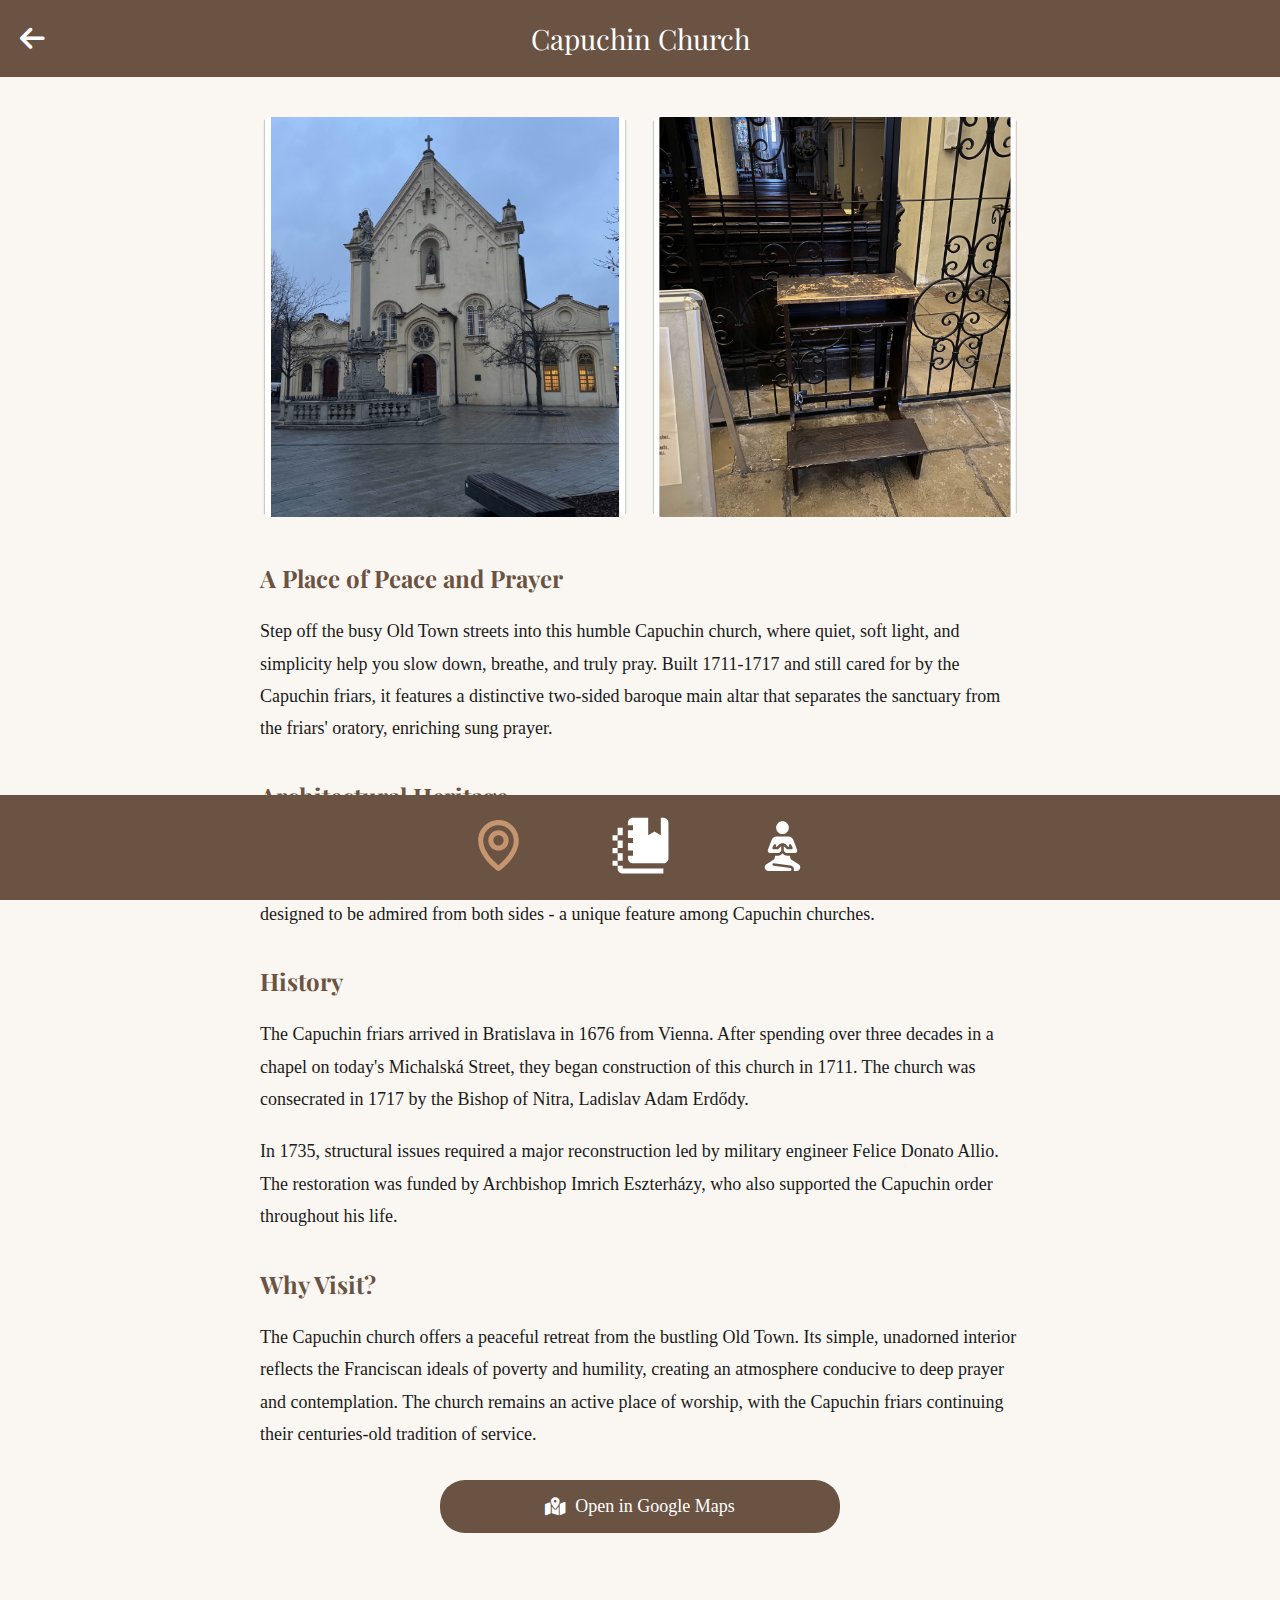
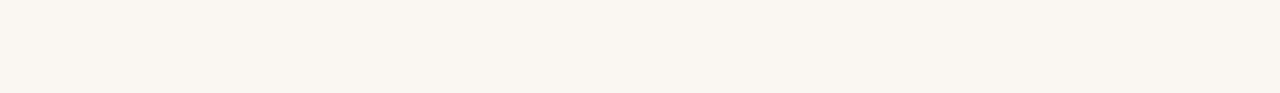
<file: capuchin-church.html>
<!DOCTYPE html>
<html lang="en">
<head>
    <meta charset="UTF-8">
    <meta name="viewport" content="width=device-width, initial-scale=1.0">
    <title>Capuchin Church - Silent Spots</title>
    <link rel="stylesheet" href="resources/styles/styl.css">
    <link rel="stylesheet" href="resources/styles/detail-pages.css">
    <link rel="stylesheet" href="https://cdnjs.cloudflare.com/ajax/libs/font-awesome/6.4.0/css/all.min.css">
    <link rel="preconnect" href="https://fonts.googleapis.com">
    <link rel="preconnect" href="https://fonts.gstatic.com" crossorigin>
    <link href="https://fonts.googleapis.com/css2?family=Nunito:ital,wght@0,200..1000;1,200..1000&family=Playfair+Display:ital,wght@0,400..900;1,400..900&family=Raleway:ital,wght@0,100..900;1,100..900&family=Roboto+Condensed:ital,wght@0,100..900;1,100..900&display=swap" rel="stylesheet">
    
</head>
<body>
    <div class="detail-page">
        <header class="detail-header">
            <a href="index.html" class="back-button">
                <i class="fas fa-arrow-left"></i>
                <span class="back-button-text">Back</span>
            </a>
            <h1 class="detail-title">Capuchin Church</h1>
        </header>

        <div class="detail-content">
            <div class="image-gallery">
                <img src="resources/images/capuchin_church.png" alt="Capuchin Church exterior" class="gallery-image">
                <img src="resources/images/capuchin_church_kneeler.png" alt="Capuchin Church prayer kneeler" class="gallery-image">
            </div>

            <div class="detail-text">
                <h2>A Place of Peace and Prayer</h2>
                <p>Step off the busy Old Town streets into this humble Capuchin church, where quiet, soft light, and simplicity help you slow down, breathe, and truly pray. Built 1711-1717 and still cared for by the Capuchin friars, it features a distinctive two-sided baroque main altar that separates the sanctuary from the friars' oratory, enriching sung prayer.</p>

                <h2>Architectural Heritage</h2>
                <p>The 1860-61 facade by Ignác Feigler Jr. holds a statue of St Stephen, and the 1737 altarpiece shows a rare view of historic Bratislava. The church's main altar is a masterpiece of baroque architecture, designed to be admired from both sides - a unique feature among Capuchin churches.</p>

                <h2>History</h2>
                <p>The Capuchin friars arrived in Bratislava in 1676 from Vienna. After spending over three decades in a chapel on today's Michalská Street, they began construction of this church in 1711. The church was consecrated in 1717 by the Bishop of Nitra, Ladislav Adam Erdődy.</p>
                
                <p>In 1735, structural issues required a major reconstruction led by military engineer Felice Donato Allio. The restoration was funded by Archbishop Imrich Eszterházy, who also supported the Capuchin order throughout his life.</p>

                <h2>Why Visit?</h2>
                <p>The Capuchin church offers a peaceful retreat from the bustling Old Town. Its simple, unadorned interior reflects the Franciscan ideals of poverty and humility, creating an atmosphere conducive to deep prayer and contemplation. The church remains an active place of worship, with the Capuchin friars continuing their centuries-old tradition of service.</p>
            </div>

            <a href="https://www.google.com/maps?q=48.1454,17.1051" target="_blank" rel="noopener" class="maps-button">
                <i class="fas fa-map-marked-alt"></i>
                Open in Google Maps
            </a>
        </div>
    </div>

    <footer class="footer">
        <div class="footer-icons">
            <a href="#"><svg xmlns="http://www.w3.org/2000/svg" width="61" height="61" viewBox="0 0 61 61" fill="none" class="footer-icon">
                <path d="M30.5001 35.5833C36.107 35.5833 40.6668 31.0236 40.6668 25.4167C40.6668 19.8097 36.107 15.25 30.5001 15.25C24.8932 15.25 20.3334 19.8097 20.3334 25.4167C20.3334 31.0236 24.8932 35.5833 30.5001 35.5833ZM30.5001 20.3333C33.3036 20.3333 35.5834 22.6132 35.5834 25.4167C35.5834 28.2201 33.3036 30.5 30.5001 30.5C27.6966 30.5 25.4168 28.2201 25.4168 25.4167C25.4168 22.6132 27.6966 20.3333 30.5001 20.3333Z" fill="#C4956E"/>
                <path d="M29.026 55.4436C29.4564 55.7501 29.9717 55.9148 30.5001 55.9148C31.0285 55.9148 31.5438 55.7501 31.9743 55.4436C32.747 54.8971 50.9072 41.7847 50.8335 25.4163C50.8335 14.2051 41.7114 5.08301 30.5001 5.08301C19.2888 5.08301 10.1668 14.205 10.1668 25.4036C10.0931 41.7847 28.2533 54.8971 29.026 55.4436ZM30.5001 10.1663C38.9105 10.1663 45.7501 17.006 45.7501 25.4291C45.8035 36.709 34.5973 46.8375 30.5001 50.1595C26.4055 46.835 15.1967 36.7039 15.2501 25.4163C15.2501 17.006 22.0897 10.1663 30.5001 10.1663Z" fill="#C4956E"/>
            </svg></a>
            <a href="mood.html"><svg xmlns="http://www.w3.org/2000/svg" width="61" height="61" viewBox="0 0 61 61" fill="none" class="footer-icon">
                <path d="M23.0021 22.8752H17.9442V15.2502H23.0021V10.2431H17.9442V7.70147C17.9442 4.88022 20.2063 2.64355 23.0021 2.64355H38.2013V20.3336L44.4792 16.5211L50.8334 20.3336V2.64355H53.375C56.0438 2.64355 58.4584 5.08355 58.4584 7.70147V43.2086C58.4584 45.8265 56.0438 48.2919 53.375 48.2919H23.0021C20.3334 48.2919 17.9442 45.8773 17.9442 43.2086V40.6669H23.0021V35.5836H17.9442V27.9586H23.0021V22.8752ZM2.54169 45.7502H7.62502V38.1252H2.54169V33.0419H7.62502V25.4169H2.54169V20.3336H7.62502V12.7086H12.7084V20.3336H7.62502V25.4169H12.7084V33.0419H7.62502V38.1252H12.7084V45.7502H7.62502V50.8336H12.7084V53.3752H53.375V58.4586H12.7084C11.3602 58.4586 10.0672 57.923 9.11389 56.9697C8.16058 56.0164 7.62502 54.7234 7.62502 53.3752V50.8336H2.54169V45.7502Z" fill="white"/>
            </svg></a>
            <a href="breathing.html"><svg xmlns="http://www.w3.org/2000/svg" width="61" height="61" viewBox="0 0 61 61" fill="none" class="footer-icon">
                <path d="M36.8542 12.7082C36.8542 14.3934 36.1847 16.0096 34.9931 17.2012C33.8014 18.3929 32.1852 19.0623 30.5 19.0623C28.8148 19.0623 27.1986 18.3929 26.0069 17.2012C24.8153 16.0096 24.1458 14.3934 24.1458 12.7082C24.1458 11.0229 24.8153 9.40673 26.0069 8.2151C27.1986 7.02346 28.8148 6.354 30.5 6.354C32.1852 6.354 33.8014 7.02346 34.9931 8.2151C36.1847 9.40673 36.8542 11.0229 36.8542 12.7082ZM39.3958 54.6457C39.3958 54.9827 39.262 55.306 39.0236 55.5443C38.7853 55.7826 38.4621 55.9165 38.125 55.9165H16.3378C15.5489 55.9165 14.7814 55.6594 14.1517 55.1842C13.5219 54.709 13.0642 54.0415 12.8477 53.2828C12.6313 52.5241 12.6679 51.7156 12.9521 50.9796C13.2363 50.2436 13.7525 49.6203 14.4227 49.204L21.1378 45.0331C21.6885 44.691 22.1429 44.2141 22.458 43.6475C22.7731 43.0809 22.9385 42.4433 22.9386 41.795V40.6665H25.9555C27.3036 40.6662 28.5963 40.1305 29.5494 39.1771L30.5 38.2278L31.4493 39.1771C31.9216 39.6495 32.4822 40.0241 33.0993 40.2797C33.7164 40.5353 34.3779 40.6667 35.0458 40.6665H38.125V41.8001C38.1252 42.4465 38.2898 43.0822 38.6032 43.6476C38.9167 44.2129 39.3687 44.6892 39.9169 45.0318L46.5837 49.1989C47.2534 49.617 47.7687 50.2418 48.0518 50.9788C48.3348 51.7159 48.3702 52.525 48.1526 53.2839C47.9349 54.0428 47.4761 54.7102 46.8454 55.1852C46.2148 55.6602 45.4466 55.9169 44.6571 55.9165H41.7215C41.8613 55.5187 41.9375 55.0905 41.9375 54.6457V54.328C41.9374 53.4045 41.6021 52.5126 40.9939 51.8177C40.3858 51.1228 39.5461 50.6723 38.6308 50.5498L21.8367 48.3029C21.5054 48.2636 21.1718 48.3561 20.9081 48.5606C20.6444 48.7651 20.4717 49.0651 20.4273 49.3959C20.3829 49.7266 20.4704 50.0615 20.6708 50.3283C20.8713 50.5951 21.1687 50.7723 21.4987 50.8217L38.294 53.0686C38.599 53.1095 38.8788 53.2597 39.0815 53.4913C39.2841 53.7229 39.3958 54.0202 39.3958 54.328V54.6457ZM33.2476 37.3801L31.7708 35.9034V31.148C31.9606 31.2573 32.136 31.392 32.297 31.5521L34.6849 33.9413C34.9233 34.1791 35.2465 34.3126 35.5833 34.3123H39.3958C39.6124 34.3122 39.8253 34.2568 40.0144 34.1513C40.2035 34.0458 40.3625 33.8937 40.4763 33.7095C40.5901 33.5252 40.655 33.315 40.6647 33.0987C40.6745 32.8824 40.6288 32.6671 40.532 32.4734L39.2611 29.9318C39.1898 29.7773 39.0881 29.6387 38.9621 29.5242C38.8362 29.4098 38.6885 29.3218 38.5279 29.2654C38.3673 29.2091 38.197 29.1857 38.0272 29.1964C37.8573 29.2072 37.6913 29.2519 37.5391 29.328C37.3869 29.4042 37.2515 29.5101 37.141 29.6395C37.0305 29.7689 36.9471 29.9192 36.8958 30.0815C36.8444 30.2438 36.8262 30.4147 36.8422 30.5842C36.8582 30.7536 36.9081 30.9181 36.9889 31.0679L37.3396 31.7707H36.1095L34.0939 29.7551C33.1407 28.8022 31.8479 28.2668 30.5 28.2668C29.1521 28.2668 27.8594 28.8022 26.9061 29.7551L24.8906 31.7707H23.6604L24.0111 31.0679C24.0919 30.9181 24.1418 30.7536 24.1578 30.5842C24.1738 30.4147 24.1556 30.2438 24.1043 30.0815C24.0529 29.9192 23.9696 29.7689 23.859 29.6395C23.7485 29.5101 23.6131 29.4042 23.4609 29.328C23.3087 29.2519 23.1427 29.2072 22.9729 29.1964C22.803 29.1857 22.6327 29.2091 22.4721 29.2654C22.3115 29.3218 22.1638 29.4098 22.0379 29.5242C21.9119 29.6387 21.8103 29.7773 21.7389 29.9318L20.4681 32.4734C20.3713 32.6671 20.3256 32.8824 20.3353 33.0987C20.3451 33.315 20.4099 33.5252 20.5237 33.7095C20.6375 33.8937 20.7965 34.0458 20.9856 34.1513C21.1747 34.2568 21.3876 34.3122 21.6042 34.3123H25.4167C25.7537 34.3123 26.0769 34.1783 26.3152 33.94L28.7031 31.5521C28.8649 31.392 29.0402 31.2573 29.2292 31.148V35.9034L27.7525 37.3801C27.2759 37.8568 26.6296 38.1247 25.9555 38.1248H18.2822C17.8689 38.1248 17.4618 38.0241 17.0963 37.8312C16.7307 37.6384 16.4177 37.3593 16.1844 37.0182C15.951 36.677 15.8044 36.2841 15.7572 35.8735C15.7099 35.4629 15.7636 35.047 15.9134 34.6618L19.731 24.8446C20.1023 23.8901 20.7533 23.0699 21.5986 22.4916C22.444 21.9134 23.4444 21.604 24.4686 21.604H36.5314C37.5556 21.604 38.556 21.9134 39.4014 22.4916C40.2468 23.0699 40.8978 23.8901 41.2691 24.8446L45.0879 34.6618C45.2378 35.0472 45.2914 35.4634 45.2441 35.8742C45.1967 36.285 45.0499 36.678 44.8162 37.0192C44.5826 37.3604 44.2692 37.6394 43.9033 37.8321C43.5374 38.0248 43.1301 38.1253 42.7165 38.1248H35.0432C34.3692 38.1247 33.7228 37.8568 33.2463 37.3801" fill="white"/>
            </svg></a>
        </div>
    </footer>
</body>
</html>
</file>
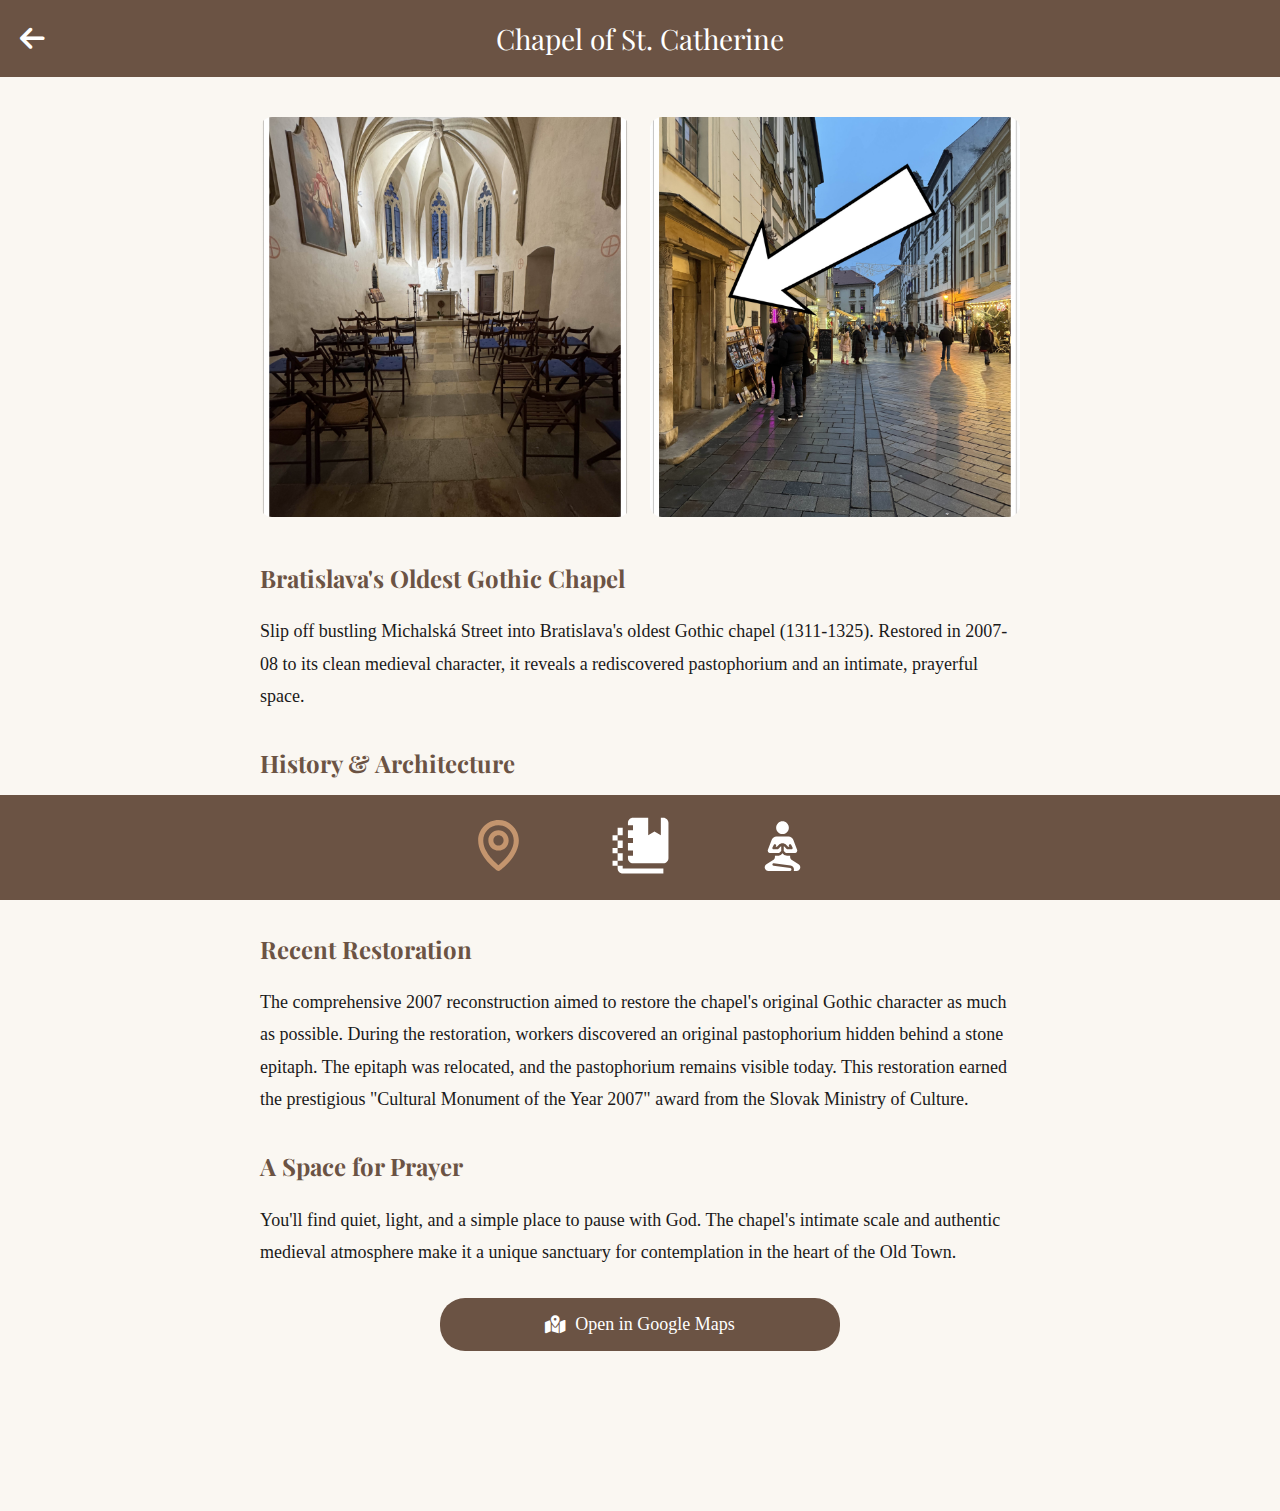
<file: chapel-catherine.html>
<!DOCTYPE html>
<html lang="en">
<head>
    <meta charset="UTF-8">
    <meta name="viewport" content="width=device-width, initial-scale=1.0">
    <title>Chapel of St. Catherine - Silent Spots</title>
    <link rel="stylesheet" href="resources/styles/styl.css">
    <link rel="stylesheet" href="resources/styles/detail-pages.css">
    <link rel="stylesheet" href="https://cdnjs.cloudflare.com/ajax/libs/font-awesome/6.4.0/css/all.min.css">
    <link rel="preconnect" href="https://fonts.googleapis.com">
    <link rel="preconnect" href="https://fonts.gstatic.com" crossorigin>
    <link href="https://fonts.googleapis.com/css2?family=Nunito:ital,wght@0,200..1000;1,200..1000&family=Playfair+Display:ital,wght@0,400..900;1,400..900&family=Raleway:ital,wght@0,100..900;1,100..900&family=Roboto+Condensed:ital,wght@0,100..900;1,100..900&display=swap" rel="stylesheet">
</head>
<body>
    <div class="detail-page">
        <header class="detail-header">
            <a href="index.html" class="back-button">
                <i class="fas fa-arrow-left"></i>
                <span class="back-button-text">Back</span>
            </a>
            <h1 class="detail-title">Chapel of St. Catherine</h1>
        </header>

        <div class="detail-content">
            <div class="image-gallery">
                <img src="resources/images/saint_catherine.png" alt="Chapel of St. Catherine" class="gallery-image">
                <img src="resources/images/catherine2.png" alt="Chapel of St. Catherine interior" class="gallery-image">
            </div>

            <div class="detail-text">
                <h2>Bratislava's Oldest Gothic Chapel</h2>
                <p>Slip off bustling Michalská Street into Bratislava's oldest Gothic chapel (1311-1325). Restored in 2007-08 to its clean medieval character, it reveals a rediscovered pastophorium and an intimate, prayerful space.</p>

                <h2>History & Architecture</h2>
                <p>The Chapel of St. Catherine was built between 1311 and 1325 by the Cistercian monk František of Columba. It was consecrated in 1325 by Bishop Ondrej of Stolný Belehrad. Behind the 1840 classicist facade by Ignác Feigler Sr., the chapel retains its medieval Gothic soul.</p>

                <h2>Recent Restoration</h2>
                <p>The comprehensive 2007 reconstruction aimed to restore the chapel's original Gothic character as much as possible. During the restoration, workers discovered an original pastophorium hidden behind a stone epitaph. The epitaph was relocated, and the pastophorium remains visible today. This restoration earned the prestigious "Cultural Monument of the Year 2007" award from the Slovak Ministry of Culture.</p>

                <h2>A Space for Prayer</h2>
                <p>You'll find quiet, light, and a simple place to pause with God. The chapel's intimate scale and authentic medieval atmosphere make it a unique sanctuary for contemplation in the heart of the Old Town.</p>
            </div>

            <a href="https://www.google.com/maps?q=48.144444,17.106944" target="_blank" rel="noopener" class="maps-button">
                <i class="fas fa-map-marked-alt"></i>
                Open in Google Maps
            </a>
        </div>
    </div>

    <footer class="footer">
        <div class="footer-icons">
            <a href="#"><svg xmlns="http://www.w3.org/2000/svg" width="61" height="61" viewBox="0 0 61 61" fill="none" class="footer-icon">
                <path d="M30.5001 35.5833C36.107 35.5833 40.6668 31.0236 40.6668 25.4167C40.6668 19.8097 36.107 15.25 30.5001 15.25C24.8932 15.25 20.3334 19.8097 20.3334 25.4167C20.3334 31.0236 24.8932 35.5833 30.5001 35.5833ZM30.5001 20.3333C33.3036 20.3333 35.5834 22.6132 35.5834 25.4167C35.5834 28.2201 33.3036 30.5 30.5001 30.5C27.6966 30.5 25.4168 28.2201 25.4168 25.4167C25.4168 22.6132 27.6966 20.3333 30.5001 20.3333Z" fill="#C4956E"/>
                <path d="M29.026 55.4436C29.4564 55.7501 29.9717 55.9148 30.5001 55.9148C31.0285 55.9148 31.5438 55.7501 31.9743 55.4436C32.747 54.8971 50.9072 41.7847 50.8335 25.4163C50.8335 14.2051 41.7114 5.08301 30.5001 5.08301C19.2888 5.08301 10.1668 14.205 10.1668 25.4036C10.0931 41.7847 28.2533 54.8971 29.026 55.4436ZM30.5001 10.1663C38.9105 10.1663 45.7501 17.006 45.7501 25.4291C45.8035 36.709 34.5973 46.8375 30.5001 50.1595C26.4055 46.835 15.1967 36.7039 15.2501 25.4163C15.2501 17.006 22.0897 10.1663 30.5001 10.1663Z" fill="#C4956E"/>
            </svg></a>
            <a href="mood.html"><svg xmlns="http://www.w3.org/2000/svg" width="61" height="61" viewBox="0 0 61 61" fill="none" class="footer-icon">
                <path d="M23.0021 22.8752H17.9442V15.2502H23.0021V10.2431H17.9442V7.70147C17.9442 4.88022 20.2063 2.64355 23.0021 2.64355H38.2013V20.3336L44.4792 16.5211L50.8334 20.3336V2.64355H53.375C56.0438 2.64355 58.4584 5.08355 58.4584 7.70147V43.2086C58.4584 45.8265 56.0438 48.2919 53.375 48.2919H23.0021C20.3334 48.2919 17.9442 45.8773 17.9442 43.2086V40.6669H23.0021V35.5836H17.9442V27.9586H23.0021V22.8752ZM2.54169 45.7502H7.62502V38.1252H2.54169V33.0419H7.62502V25.4169H2.54169V20.3336H7.62502V12.7086H12.7084V20.3336H7.62502V25.4169H12.7084V33.0419H7.62502V38.1252H12.7084V45.7502H7.62502V50.8336H12.7084V53.3752H53.375V58.4586H12.7084C11.3602 58.4586 10.0672 57.923 9.11389 56.9697C8.16058 56.0164 7.62502 54.7234 7.62502 53.3752V50.8336H2.54169V45.7502Z" fill="white"/>
            </svg></a>
            <a href="breathing.html"><svg xmlns="http://www.w3.org/2000/svg" width="61" height="61" viewBox="0 0 61 61" fill="none" class="footer-icon">
                <path d="M36.8542 12.7082C36.8542 14.3934 36.1847 16.0096 34.9931 17.2012C33.8014 18.3929 32.1852 19.0623 30.5 19.0623C28.8148 19.0623 27.1986 18.3929 26.0069 17.2012C24.8153 16.0096 24.1458 14.3934 24.1458 12.7082C24.1458 11.0229 24.8153 9.40673 26.0069 8.2151C27.1986 7.02346 28.8148 6.354 30.5 6.354C32.1852 6.354 33.8014 7.02346 34.9931 8.2151C36.1847 9.40673 36.8542 11.0229 36.8542 12.7082ZM39.3958 54.6457C39.3958 54.9827 39.262 55.306 39.0236 55.5443C38.7853 55.7826 38.4621 55.9165 38.125 55.9165H16.3378C15.5489 55.9165 14.7814 55.6594 14.1517 55.1842C13.5219 54.709 13.0642 54.0415 12.8477 53.2828C12.6313 52.5241 12.6679 51.7156 12.9521 50.9796C13.2363 50.2436 13.7525 49.6203 14.4227 49.204L21.1378 45.0331C21.6885 44.691 22.1429 44.2141 22.458 43.6475C22.7731 43.0809 22.9385 42.4433 22.9386 41.795V40.6665H25.9555C27.3036 40.6662 28.5963 40.1305 29.5494 39.1771L30.5 38.2278L31.4493 39.1771C31.9216 39.6495 32.4822 40.0241 33.0993 40.2797C33.7164 40.5353 34.3779 40.6667 35.0458 40.6665H38.125V41.8001C38.1252 42.4465 38.2898 43.0822 38.6032 43.6476C38.9167 44.2129 39.3687 44.6892 39.9169 45.0318L46.5837 49.1989C47.2534 49.617 47.7687 50.2418 48.0518 50.9788C48.3348 51.7159 48.3702 52.525 48.1526 53.2839C47.9349 54.0428 47.4761 54.7102 46.8454 55.1852C46.2148 55.6602 45.4466 55.9169 44.6571 55.9165H41.7215C41.8613 55.5187 41.9375 55.0905 41.9375 54.6457V54.328C41.9374 53.4045 41.6021 52.5126 40.9939 51.8177C40.3858 51.1228 39.5461 50.6723 38.6308 50.5498L21.8367 48.3029C21.5054 48.2636 21.1718 48.3561 20.9081 48.5606C20.6444 48.7651 20.4717 49.0651 20.4273 49.3959C20.3829 49.7266 20.4704 50.0615 20.6708 50.3283C20.8713 50.5951 21.1687 50.7723 21.4987 50.8217L38.294 53.0686C38.599 53.1095 38.8788 53.2597 39.0815 53.4913C39.2841 53.7229 39.3958 54.0202 39.3958 54.328V54.6457ZM33.2476 37.3801L31.7708 35.9034V31.148C31.9606 31.2573 32.136 31.392 32.297 31.5521L34.6849 33.9413C34.9233 34.1791 35.2465 34.3126 35.5833 34.3123H39.3958C39.6124 34.3122 39.8253 34.2568 40.0144 34.1513C40.2035 34.0458 40.3625 33.8937 40.4763 33.7095C40.5901 33.5252 40.655 33.315 40.6647 33.0987C40.6745 32.8824 40.6288 32.6671 40.532 32.4734L39.2611 29.9318C39.1898 29.7773 39.0881 29.6387 38.9621 29.5242C38.8362 29.4098 38.6885 29.3218 38.5279 29.2654C38.3673 29.2091 38.197 29.1857 38.0272 29.1964C37.8573 29.2072 37.6913 29.2519 37.5391 29.328C37.3869 29.4042 37.2515 29.5101 37.141 29.6395C37.0305 29.7689 36.9471 29.9192 36.8958 30.0815C36.8444 30.2438 36.8262 30.4147 36.8422 30.5842C36.8582 30.7536 36.9081 30.9181 36.9889 31.0679L37.3396 31.7707H36.1095L34.0939 29.7551C33.1407 28.8022 31.8479 28.2668 30.5 28.2668C29.1521 28.2668 27.8594 28.8022 26.9061 29.7551L24.8906 31.7707H23.6604L24.0111 31.0679C24.0919 30.9181 24.1418 30.7536 24.1578 30.5842C24.1738 30.4147 24.1556 30.2438 24.1043 30.0815C24.0529 29.9192 23.9696 29.7689 23.859 29.6395C23.7485 29.5101 23.6131 29.4042 23.4609 29.328C23.3087 29.2519 23.1427 29.2072 22.9729 29.1964C22.803 29.1857 22.6327 29.2091 22.4721 29.2654C22.3115 29.3218 22.1638 29.4098 22.0379 29.5242C21.9119 29.6387 21.8103 29.7773 21.7389 29.9318L20.4681 32.4734C20.3713 32.6671 20.3256 32.8824 20.3353 33.0987C20.3451 33.315 20.4099 33.5252 20.5237 33.7095C20.6375 33.8937 20.7965 34.0458 20.9856 34.1513C21.1747 34.2568 21.3876 34.3122 21.6042 34.3123H25.4167C25.7537 34.3123 26.0769 34.1783 26.3152 33.94L28.7031 31.5521C28.8649 31.392 29.0402 31.2573 29.2292 31.148V35.9034L27.7525 37.3801C27.2759 37.8568 26.6296 38.1247 25.9555 38.1248H18.2822C17.8689 38.1248 17.4618 38.0241 17.0963 37.8312C16.7307 37.6384 16.4177 37.3593 16.1844 37.0182C15.951 36.677 15.8044 36.2841 15.7572 35.8735C15.7099 35.4629 15.7636 35.047 15.9134 34.6618L19.731 24.8446C20.1023 23.8901 20.7533 23.0699 21.5986 22.4916C22.444 21.9134 23.4444 21.604 24.4686 21.604H36.5314C37.5556 21.604 38.556 21.9134 39.4014 22.4916C40.2468 23.0699 40.8978 23.8901 41.2691 24.8446L45.0879 34.6618C45.2378 35.0472 45.2914 35.4634 45.2441 35.8742C45.1967 36.285 45.0499 36.678 44.8162 37.0192C44.5826 37.3604 44.2692 37.6394 43.9033 37.8321C43.5374 38.0248 43.1301 38.1253 42.7165 38.1248H35.0432C34.3692 38.1247 33.7228 37.8568 33.2463 37.3801" fill="white"/>
            </svg></a>
        </div>
    </footer>
</body>
</html>
</file>
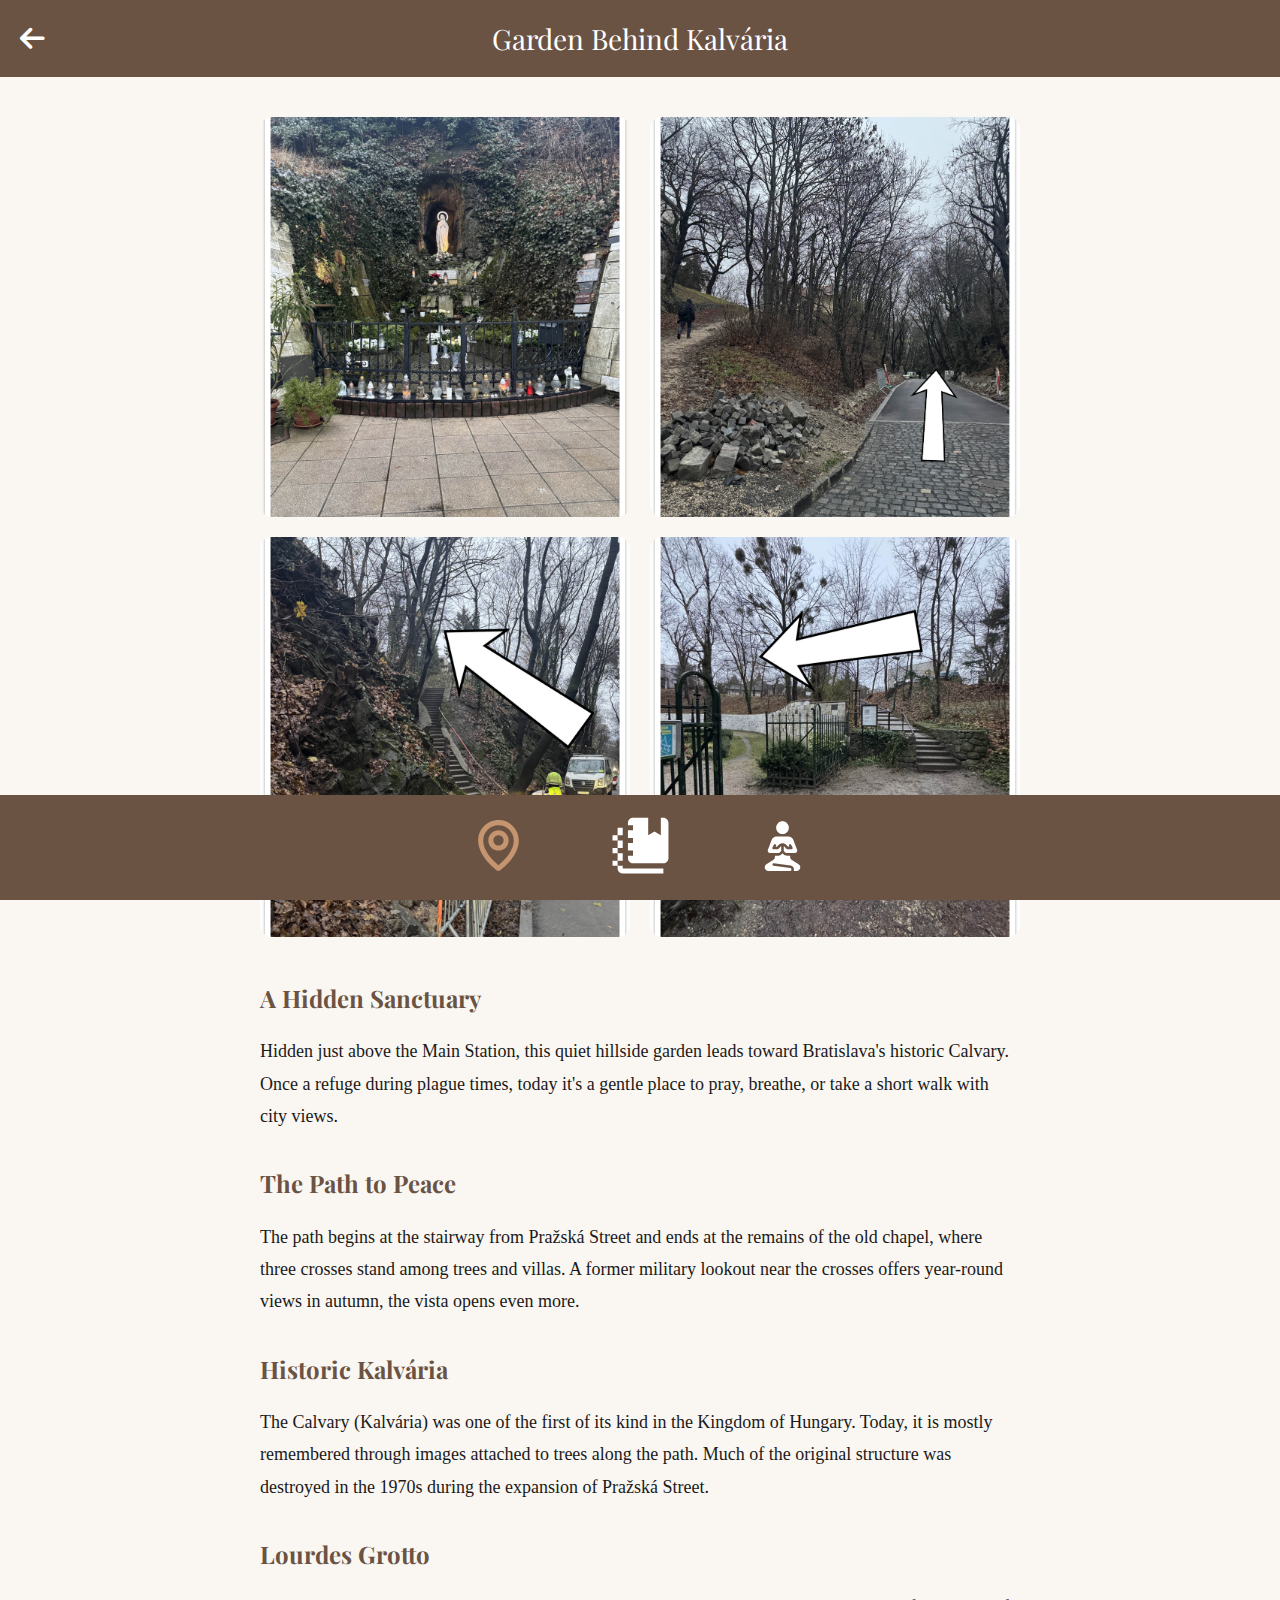
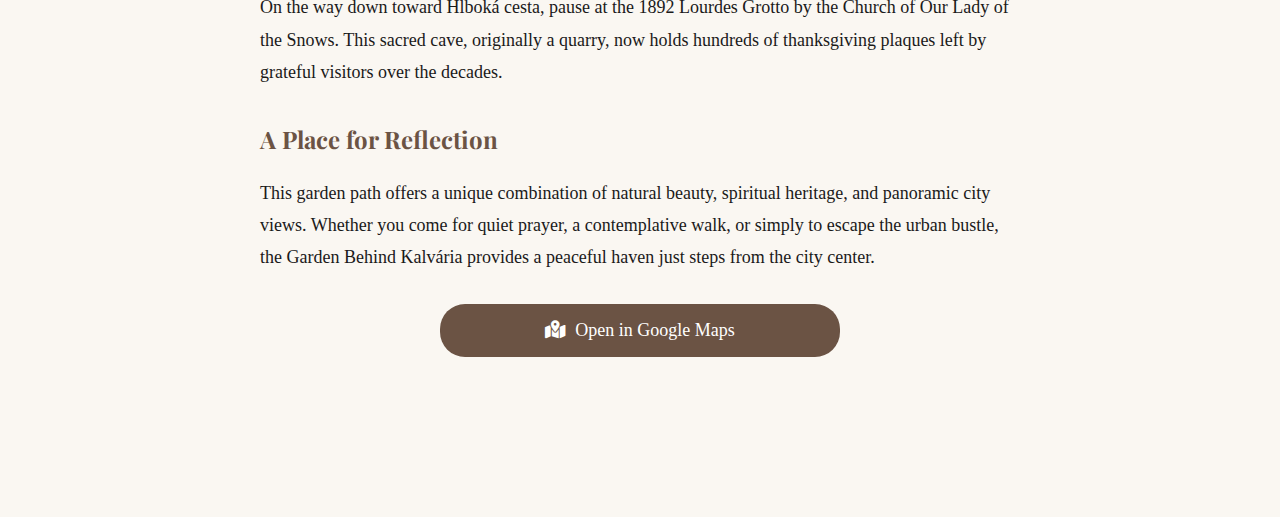
<file: garden-kalvaria.html>
<!DOCTYPE html>
<html lang="en">
<head>
    <meta charset="UTF-8">
    <meta name="viewport" content="width=device-width, initial-scale=1.0">
    <title>Garden Behind Kalvária - Silent Spots</title>
    <link rel="stylesheet" href="resources/styles/styl.css">
    <link rel="stylesheet" href="resources/styles/detail-pages.css">
    <link rel="stylesheet" href="https://cdnjs.cloudflare.com/ajax/libs/font-awesome/6.4.0/css/all.min.css">
    <link rel="preconnect" href="https://fonts.googleapis.com">
    <link rel="preconnect" href="https://fonts.gstatic.com" crossorigin>
    <link href="https://fonts.googleapis.com/css2?family=Nunito:ital,wght@0,200..1000;1,200..1000&family=Playfair+Display:ital,wght@0,400..900;1,400..900&family=Raleway:ital,wght@0,100..900;1,100..900&family=Roboto+Condensed:ital,wght@0,100..900;1,100..900&display=swap" rel="stylesheet">
    
</head>
<body>
    <div class="detail-page">
        <header class="detail-header">
            <a href="index.html" class="back-button">
                <i class="fas fa-arrow-left"></i>
                <span class="back-button-text">Back</span>
            </a>
            <h1 class="detail-title">Garden Behind Kalvária</h1>
        </header>

        <div class="detail-content">
            <div class="image-gallery">
                <img src="resources/images/garden_kalvaria.png" alt="Garden Behind Kalvária" class="gallery-image">
                <img src="resources/images/garden_tutorial1.png" alt="Garden Behind Kalvária" class="gallery-image">
                <img src="resources/images/garden_tutorial2.png" alt="Garden Behind Kalvária path" class="gallery-image">
                <img src="resources/images/garden_tutorial3.png" alt="Garden Behind Kalvária view" class="gallery-image">
            </div>

            <div class="detail-text">
                <h2>A Hidden Sanctuary</h2>
                <p>Hidden just above the Main Station, this quiet hillside garden leads toward Bratislava's historic Calvary. Once a refuge during plague times, today it's a gentle place to pray, breathe, or take a short walk with city views.</p>

                <h2>The Path to Peace</h2>
                <p>The path begins at the stairway from Pražská Street and ends at the remains of the old chapel, where three crosses stand among trees and villas. A former military lookout near the crosses offers year-round views in autumn, the vista opens even more.</p>

                <h2>Historic Kalvária</h2>
                <p>The Calvary (Kalvária) was one of the first of its kind in the Kingdom of Hungary. Today, it is mostly remembered through images attached to trees along the path. Much of the original structure was destroyed in the 1970s during the expansion of Pražská Street.</p>

                <h2>Lourdes Grotto</h2>
                <p>On the way down toward Hlboká cesta, pause at the 1892 Lourdes Grotto by the Church of Our Lady of the Snows. This sacred cave, originally a quarry, now holds hundreds of thanksgiving plaques left by grateful visitors over the decades.</p>

                <h2>A Place for Reflection</h2>
                <p>This garden path offers a unique combination of natural beauty, spiritual heritage, and panoramic city views. Whether you come for quiet prayer, a contemplative walk, or simply to escape the urban bustle, the Garden Behind Kalvária provides a peaceful haven just steps from the city center.</p>
            </div>

            <a href="https://maps.app.goo.gl/bjKrPRLfMcpoVA5n9" target="_blank" rel="noopener" class="maps-button">
                <i class="fas fa-map-marked-alt"></i>
                Open in Google Maps
            </a>
        </div>
    </div>

    <footer class="footer">
        <div class="footer-icons">
            <a href="#"><svg xmlns="http://www.w3.org/2000/svg" width="61" height="61" viewBox="0 0 61 61" fill="none" class="footer-icon">
                <path d="M30.5001 35.5833C36.107 35.5833 40.6668 31.0236 40.6668 25.4167C40.6668 19.8097 36.107 15.25 30.5001 15.25C24.8932 15.25 20.3334 19.8097 20.3334 25.4167C20.3334 31.0236 24.8932 35.5833 30.5001 35.5833ZM30.5001 20.3333C33.3036 20.3333 35.5834 22.6132 35.5834 25.4167C35.5834 28.2201 33.3036 30.5 30.5001 30.5C27.6966 30.5 25.4168 28.2201 25.4168 25.4167C25.4168 22.6132 27.6966 20.3333 30.5001 20.3333Z" fill="#C4956E"/>
                <path d="M29.026 55.4436C29.4564 55.7501 29.9717 55.9148 30.5001 55.9148C31.0285 55.9148 31.5438 55.7501 31.9743 55.4436C32.747 54.8971 50.9072 41.7847 50.8335 25.4163C50.8335 14.2051 41.7114 5.08301 30.5001 5.08301C19.2888 5.08301 10.1668 14.205 10.1668 25.4036C10.0931 41.7847 28.2533 54.8971 29.026 55.4436ZM30.5001 10.1663C38.9105 10.1663 45.7501 17.006 45.7501 25.4291C45.8035 36.709 34.5973 46.8375 30.5001 50.1595C26.4055 46.835 15.1967 36.7039 15.2501 25.4163C15.2501 17.006 22.0897 10.1663 30.5001 10.1663Z" fill="#C4956E"/>
            </svg></a>
            <a href="mood.html"><svg xmlns="http://www.w3.org/2000/svg" width="61" height="61" viewBox="0 0 61 61" fill="none" class="footer-icon">
                <path d="M23.0021 22.8752H17.9442V15.2502H23.0021V10.2431H17.9442V7.70147C17.9442 4.88022 20.2063 2.64355 23.0021 2.64355H38.2013V20.3336L44.4792 16.5211L50.8334 20.3336V2.64355H53.375C56.0438 2.64355 58.4584 5.08355 58.4584 7.70147V43.2086C58.4584 45.8265 56.0438 48.2919 53.375 48.2919H23.0021C20.3334 48.2919 17.9442 45.8773 17.9442 43.2086V40.6669H23.0021V35.5836H17.9442V27.9586H23.0021V22.8752ZM2.54169 45.7502H7.62502V38.1252H2.54169V33.0419H7.62502V25.4169H2.54169V20.3336H7.62502V12.7086H12.7084V20.3336H7.62502V25.4169H12.7084V33.0419H7.62502V38.1252H12.7084V45.7502H7.62502V50.8336H12.7084V53.3752H53.375V58.4586H12.7084C11.3602 58.4586 10.0672 57.923 9.11389 56.9697C8.16058 56.0164 7.62502 54.7234 7.62502 53.3752V50.8336H2.54169V45.7502Z" fill="white"/>
            </svg></a>
            <a href="breathing.html"><svg xmlns="http://www.w3.org/2000/svg" width="61" height="61" viewBox="0 0 61 61" fill="none" class="footer-icon">
                <path d="M36.8542 12.7082C36.8542 14.3934 36.1847 16.0096 34.9931 17.2012C33.8014 18.3929 32.1852 19.0623 30.5 19.0623C28.8148 19.0623 27.1986 18.3929 26.0069 17.2012C24.8153 16.0096 24.1458 14.3934 24.1458 12.7082C24.1458 11.0229 24.8153 9.40673 26.0069 8.2151C27.1986 7.02346 28.8148 6.354 30.5 6.354C32.1852 6.354 33.8014 7.02346 34.9931 8.2151C36.1847 9.40673 36.8542 11.0229 36.8542 12.7082ZM39.3958 54.6457C39.3958 54.9827 39.262 55.306 39.0236 55.5443C38.7853 55.7826 38.4621 55.9165 38.125 55.9165H16.3378C15.5489 55.9165 14.7814 55.6594 14.1517 55.1842C13.5219 54.709 13.0642 54.0415 12.8477 53.2828C12.6313 52.5241 12.6679 51.7156 12.9521 50.9796C13.2363 50.2436 13.7525 49.6203 14.4227 49.204L21.1378 45.0331C21.6885 44.691 22.1429 44.2141 22.458 43.6475C22.7731 43.0809 22.9385 42.4433 22.9386 41.795V40.6665H25.9555C27.3036 40.6662 28.5963 40.1305 29.5494 39.1771L30.5 38.2278L31.4493 39.1771C31.9216 39.6495 32.4822 40.0241 33.0993 40.2797C33.7164 40.5353 34.3779 40.6667 35.0458 40.6665H38.125V41.8001C38.1252 42.4465 38.2898 43.0822 38.6032 43.6476C38.9167 44.2129 39.3687 44.6892 39.9169 45.0318L46.5837 49.1989C47.2534 49.617 47.7687 50.2418 48.0518 50.9788C48.3348 51.7159 48.3702 52.525 48.1526 53.2839C47.9349 54.0428 47.4761 54.7102 46.8454 55.1852C46.2148 55.6602 45.4466 55.9169 44.6571 55.9165H41.7215C41.8613 55.5187 41.9375 55.0905 41.9375 54.6457V54.328C41.9374 53.4045 41.6021 52.5126 40.9939 51.8177C40.3858 51.1228 39.5461 50.6723 38.6308 50.5498L21.8367 48.3029C21.5054 48.2636 21.1718 48.3561 20.9081 48.5606C20.6444 48.7651 20.4717 49.0651 20.4273 49.3959C20.3829 49.7266 20.4704 50.0615 20.6708 50.3283C20.8713 50.5951 21.1687 50.7723 21.4987 50.8217L38.294 53.0686C38.599 53.1095 38.8788 53.2597 39.0815 53.4913C39.2841 53.7229 39.3958 54.0202 39.3958 54.328V54.6457ZM33.2476 37.3801L31.7708 35.9034V31.148C31.9606 31.2573 32.136 31.392 32.297 31.5521L34.6849 33.9413C34.9233 34.1791 35.2465 34.3126 35.5833 34.3123H39.3958C39.6124 34.3122 39.8253 34.2568 40.0144 34.1513C40.2035 34.0458 40.3625 33.8937 40.4763 33.7095C40.5901 33.5252 40.655 33.315 40.6647 33.0987C40.6745 32.8824 40.6288 32.6671 40.532 32.4734L39.2611 29.9318C39.1898 29.7773 39.0881 29.6387 38.9621 29.5242C38.8362 29.4098 38.6885 29.3218 38.5279 29.2654C38.3673 29.2091 38.197 29.1857 38.0272 29.1964C37.8573 29.2072 37.6913 29.2519 37.5391 29.328C37.3869 29.4042 37.2515 29.5101 37.141 29.6395C37.0305 29.7689 36.9471 29.9192 36.8958 30.0815C36.8444 30.2438 36.8262 30.4147 36.8422 30.5842C36.8582 30.7536 36.9081 30.9181 36.9889 31.0679L37.3396 31.7707H36.1095L34.0939 29.7551C33.1407 28.8022 31.8479 28.2668 30.5 28.2668C29.1521 28.2668 27.8594 28.8022 26.9061 29.7551L24.8906 31.7707H23.6604L24.0111 31.0679C24.0919 30.9181 24.1418 30.7536 24.1578 30.5842C24.1738 30.4147 24.1556 30.2438 24.1043 30.0815C24.0529 29.9192 23.9696 29.7689 23.859 29.6395C23.7485 29.5101 23.6131 29.4042 23.4609 29.328C23.3087 29.2519 23.1427 29.2072 22.9729 29.1964C22.803 29.1857 22.6327 29.2091 22.4721 29.2654C22.3115 29.3218 22.1638 29.4098 22.0379 29.5242C21.9119 29.6387 21.8103 29.7773 21.7389 29.9318L20.4681 32.4734C20.3713 32.6671 20.3256 32.8824 20.3353 33.0987C20.3451 33.315 20.4099 33.5252 20.5237 33.7095C20.6375 33.8937 20.7965 34.0458 20.9856 34.1513C21.1747 34.2568 21.3876 34.3122 21.6042 34.3123H25.4167C25.7537 34.3123 26.0769 34.1783 26.3152 33.94L28.7031 31.5521C28.8649 31.392 29.0402 31.2573 29.2292 31.148V35.9034L27.7525 37.3801C27.2759 37.8568 26.6296 38.1247 25.9555 38.1248H18.2822C17.8689 38.1248 17.4618 38.0241 17.0963 37.8312C16.7307 37.6384 16.4177 37.3593 16.1844 37.0182C15.951 36.677 15.8044 36.2841 15.7572 35.8735C15.7099 35.4629 15.7636 35.047 15.9134 34.6618L19.731 24.8446C20.1023 23.8901 20.7533 23.0699 21.5986 22.4916C22.444 21.9134 23.4444 21.604 24.4686 21.604H36.5314C37.5556 21.604 38.556 21.9134 39.4014 22.4916C40.2468 23.0699 40.8978 23.8901 41.2691 24.8446L45.0879 34.6618C45.2378 35.0472 45.2914 35.4634 45.2441 35.8742C45.1967 36.285 45.0499 36.678 44.8162 37.0192C44.5826 37.3604 44.2692 37.6394 43.9033 37.8321C43.5374 38.0248 43.1301 38.1253 42.7165 38.1248H35.0432C34.3692 38.1247 33.7228 37.8568 33.2463 37.3801" fill="white"/>
            </svg></a>
        </div>
    </footer>
</body>
</html>
</file>
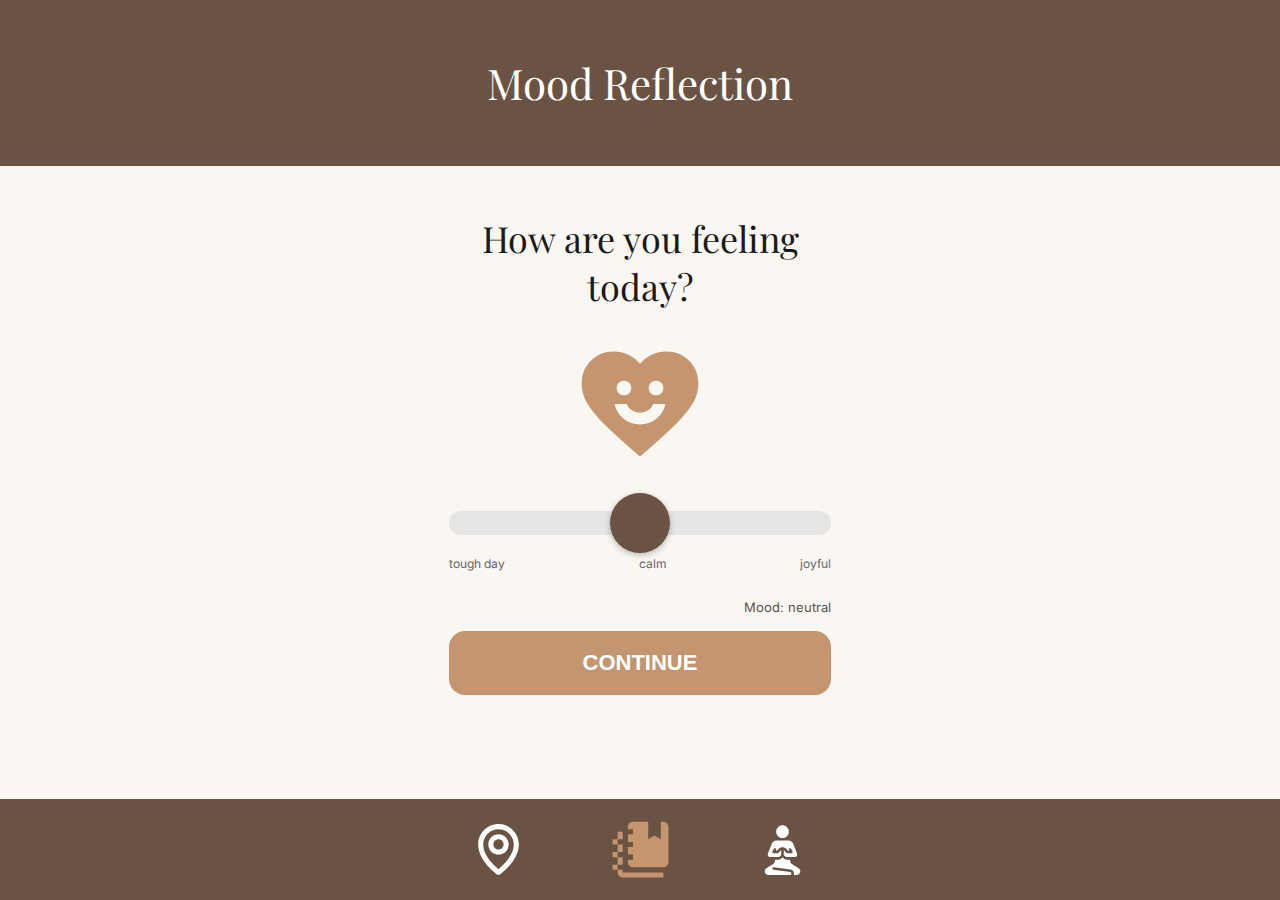
<file: mood.html>
<!DOCTYPE html>
<html lang="en">
<head>
  <meta charset="UTF-8" />
  <meta name="viewport" content="width=device-width, initial-scale=1.0" />
  <title>Mood & Reflection</title>
  <link rel="stylesheet" href="https://cdnjs.cloudflare.com/ajax/libs/font-awesome/6.4.0/css/all.min.css">
  <link rel="preconnect" href="https://fonts.googleapis.com">
  <link rel="preconnect" href="https://fonts.gstatic.com" crossorigin>
  <link href="https://fonts.googleapis.com/css2?family=Playfair+Display:wght@400;900&family=Inter:wght@400;500;700&display=swap" rel="stylesheet">
  <link rel="stylesheet" href="resources/styles/mood.css">
</head>
<body>
  <header class="header">
    <h1>Mood Reflection</h1>
  </header>

  <div class="container">
    <div class="question">How are you feeling today?</div>

    <div class="heart" aria-hidden="true">
      <svg class="mood-heart" xmlns="http://www.w3.org/2000/svg" width="216" height="216" viewBox="0 0 216 216" fill="none">
        <path d="M108 139.5C117.45 139.5 125.85 136.575 133.2 130.725C140.55 124.875 145.275 117.3 147.375 108H128.7C126.9 112.05 124.125 115.314 120.375 117.792C116.625 120.27 112.5 121.506 108 121.5C103.5 121.494 99.375 120.255 95.625 117.783C91.875 115.311 89.1 112.05 87.3 108H68.625C70.725 117.3 75.45 124.875 82.8 130.725C90.15 136.575 98.55 139.5 108 139.5ZM83.25 94.5C86.4 94.5 89.064 93.411 91.242 91.233C93.42 89.055 94.506 86.394 94.5 83.25C94.494 80.106 93.405 77.442 91.233 75.258C89.061 73.074 86.4 71.988 83.25 72C80.1 72.012 77.436 73.101 75.258 75.267C73.08 77.433 71.994 80.094 72 83.25C72.006 86.406 73.095 89.07 75.267 91.242C77.439 93.414 80.1 94.5 83.25 94.5ZM132.75 94.5C135.9 94.5 138.564 93.411 140.742 91.233C142.92 89.055 144.006 86.394 144 83.25C143.994 80.106 142.905 77.442 140.733 75.258C138.561 73.074 135.9 71.988 132.75 72C129.6 72.012 126.936 73.101 124.758 75.267C122.58 77.433 121.494 80.094 121.5 83.25C121.506 86.406 122.595 89.07 124.767 91.242C126.939 93.414 129.6 94.5 132.75 94.5ZM108 189L94.95 177.75C79.8 164.55 67.275 153.15 57.375 143.55C47.475 133.95 39.6 125.325 33.75 117.675C27.9 110.025 23.814 102.975 21.492 96.525C19.17 90.075 18.006 83.4 18 76.5C18 62.4 22.725 50.625 32.175 41.175C41.625 31.725 53.4 27 67.5 27C75.3 27 82.725 28.65 89.775 31.95C96.825 35.25 102.9 39.9 108 45.9C113.1 39.9 119.175 35.25 126.225 31.95C133.275 28.65 140.7 27 148.5 27C162.6 27 174.375 31.725 183.825 41.175C193.275 50.625 198 62.4 198 76.5C198 83.4 196.839 90.075 194.517 96.525C192.195 102.975 188.106 110.025 182.25 117.675C176.394 125.325 168.519 133.95 158.625 143.55C148.731 153.15 136.206 164.55 121.05 177.75L108 189Z" fill="#C4956E"/>
      </svg>
    </div>

    <div class="slider-wrap">
      <div class="scale">
        <input id="moodRange" type="range" min="0" max="100" value="50" />
      </div>
      <div class="scale-labels">
        <span>tough day</span>
        <span>calm</span>
        <span>joyful</span>
      </div>
    </div>

    <div class="mood-info">
      <span id="moodLabel">Mood: neutral</span>
    </div>

    <button class="btn" id="continueBtn">CONTINUE</button>

    <div class="result" id="resultBox" aria-live="polite">
      <h3>Your reflection for today</h3>
      <div class="section">
        <div class="section-title">Prayer suggestion</div>
        <div class="text" id="prayerText"></div>
      </div>
      <div class="section">
        <div class="section-title">Bible verse</div>
        <div class="text" id="verseText"></div>
      </div>
      <div class="section">
        <div class="section-title">Breathing exercise</div>
        <div class="text" id="breathText"></div>
      </div>
      <div class="section">
        <div class="section-title">Journal question</div>
        <div class="text" id="journalPrompt"></div>
      </div>
    </div>
  </div>

  <footer class="footer">
    <div class="footer-icons">
      <a href="index.html" class="footer-icon" aria-label="Map">
        <svg xmlns="http://www.w3.org/2000/svg" width="61" height="61" viewBox="0 0 61 61" fill="none">
            <path d="M30.5001 35.5833C36.107 35.5833 40.6668 31.0236 40.6668 25.4167C40.6668 19.8097 36.107 15.25 30.5001 15.25C24.8932 15.25 20.3334 19.8097 20.3334 25.4167C20.3334 31.0236 24.8932 35.5833 30.5001 35.5833ZM30.5001 20.3333C33.3036 20.3333 35.5834 22.6132 35.5834 25.4167C35.5834 28.2201 33.3036 30.5 30.5001 30.5C27.6966 30.5 25.4168 28.2201 25.4168 25.4167C25.4168 22.6132 27.6966 20.3333 30.5001 20.3333Z" fill="white"/>
            <path d="M29.026 55.4436C29.4564 55.7501 29.9717 55.9148 30.5001 55.9148C31.0285 55.9148 31.5438 55.7501 31.9743 55.4436C32.747 54.8971 50.9072 41.7847 50.8335 25.4163C50.8335 14.2051 41.7114 5.08301 30.5001 5.08301C19.2888 5.08301 10.1668 14.205 10.1668 25.4036C10.0931 41.7847 28.2533 54.8971 29.026 55.4436ZM30.5001 10.1663C38.9105 10.1663 45.7501 17.006 45.7501 25.4291C45.8035 36.709 34.5973 46.8375 30.5001 50.1595C26.4055 46.835 15.1967 36.7039 15.2501 25.4163C15.2501 17.006 22.0897 10.1663 30.5001 10.1663Z" fill="white"/>
        </svg>
      </a>
      <a href="mood.html" class="footer-icon" aria-label="Mood">
        <svg xmlns="http://www.w3.org/2000/svg" width="61" height="61" viewBox="0 0 61 61" fill="none">
            <path d="M23.002 22.8752H17.9441V15.2502H23.002V10.2431H17.9441V7.70147C17.9441 4.88022 20.2062 2.64355 23.002 2.64355H38.2012V20.3336L44.4791 16.5211L50.8333 20.3336V2.64355H53.375C56.0437 2.64355 58.4583 5.08355 58.4583 7.70147V43.2086C58.4583 45.8265 56.0437 48.2919 53.375 48.2919H23.002C20.3333 48.2919 17.9441 45.8773 17.9441 43.2086V40.6669H23.002V35.5836H17.9441V27.9586H23.002V22.8752ZM2.54163 45.7502H7.62496V38.1252H2.54163V33.0419H7.62496V25.4169H2.54163V20.3336H7.62496V12.7086H12.7083V20.3336H7.62496V25.4169H12.7083V33.0419H7.62496V38.1252H12.7083V45.7502H7.62496V50.8336H12.7083V53.3752H53.375V58.4586H12.7083C11.3601 58.4586 10.0671 57.923 9.11383 56.9697C8.16052 56.0164 7.62496 54.7234 7.62496 53.3752V50.8336H2.54163V45.7502Z" fill="#C4956E"/>
        </svg>
      </a>
      <a href="breathing.html" class="footer-icon" aria-label="Breathing">
        <svg xmlns="http://www.w3.org/2000/svg" width="61" height="61" viewBox="0 0 61 61" fill="none">
            <path d="M36.8541 12.7082C36.8541 14.3934 36.1847 16.0096 34.993 17.2012C33.8014 18.3929 32.1852 19.0623 30.5 19.0623C28.8147 19.0623 27.1985 18.3929 26.0069 17.2012C24.8152 16.0096 24.1458 14.3934 24.1458 12.7082C24.1458 11.0229 24.8152 9.40673 26.0069 8.2151C27.1985 7.02346 28.8147 6.354 30.5 6.354C32.1852 6.354 33.8014 7.02346 34.993 8.2151C36.1847 9.40673 36.8541 11.0229 36.8541 12.7082ZM39.3958 54.6457C39.3958 54.9827 39.2619 55.306 39.0236 55.5443C38.7852 55.7826 38.462 55.9165 38.125 55.9165H16.3378C15.5488 55.9165 14.7814 55.6594 14.1516 55.1842C13.5219 54.709 13.0641 54.0415 12.8476 53.2828C12.6312 52.5241 12.6678 51.7156 12.952 50.9796C13.2362 50.2436 13.7525 49.6203 14.4226 49.204L21.1377 45.0331C21.6884 44.691 22.1428 44.2141 22.4579 43.6475C22.773 43.0809 22.9384 42.4433 22.9385 41.795V40.6665H25.9555C27.3035 40.6662 28.5963 40.1305 29.5494 39.1771L30.5 38.2278L31.4493 39.1771C31.9215 39.6495 32.4822 40.0241 33.0993 40.2797C33.7164 40.5353 34.3778 40.6667 35.0457 40.6665H38.125V41.8001C38.1252 42.4465 38.2897 43.0822 38.6032 43.6476C38.9166 44.2129 39.3687 44.6892 39.9168 45.0318L46.5836 49.1989C47.2533 49.617 47.7687 50.2418 48.0517 50.9788C48.3348 51.7159 48.3702 52.525 48.1525 53.2839C47.9349 54.0428 47.476 54.7102 46.8454 55.1852C46.2147 55.6602 45.4465 55.9169 44.657 55.9165H41.7214C41.8612 55.5187 41.9375 55.0905 41.9375 54.6457V54.328C41.9373 53.4045 41.602 52.5126 40.9939 51.8177C40.3857 51.1228 39.546 50.6723 38.6307 50.5498L21.8367 48.3029C21.5053 48.2636 21.1717 48.3561 20.908 48.5606C20.6443 48.7651 20.4716 49.0651 20.4272 49.3959C20.3828 49.7266 20.4703 50.0615 20.6708 50.3283C20.8713 50.5951 21.1686 50.7723 21.4986 50.8217L38.294 53.0686C38.599 53.1095 38.8788 53.2597 39.0814 53.4913C39.284 53.7229 39.3957 54.0202 39.3958 54.328V54.6457ZM33.2475 37.3801L31.7708 35.9034V31.148C31.9606 31.2573 32.1359 31.392 32.2969 31.5521L34.6848 33.9413C34.9233 34.1791 35.2464 34.3126 35.5833 34.3123H39.3958C39.6123 34.3122 39.8252 34.2568 40.0143 34.1513C40.2034 34.0458 40.3624 33.8937 40.4762 33.7095C40.5901 33.5252 40.6549 33.315 40.6647 33.0987C40.6744 32.8824 40.6287 32.6671 40.5319 32.4734L39.2611 29.9318C39.1897 29.7773 39.088 29.6387 38.9621 29.5242C38.8361 29.4098 38.6885 29.3218 38.5278 29.2654C38.3672 29.2091 38.197 29.1857 38.0271 29.1964C37.8572 29.2072 37.6913 29.2519 37.5391 29.328C37.3868 29.4042 37.2514 29.5101 37.1409 29.6395C37.0304 29.7689 36.947 29.9192 36.8957 30.0815C36.8444 30.2438 36.8262 30.4147 36.8422 30.5842C36.8582 30.7536 36.908 30.9181 36.9888 31.0679L37.3396 31.7707H36.1094L34.0939 29.7551C33.1406 28.8022 31.8479 28.2668 30.5 28.2668C29.152 28.2668 27.8593 28.8022 26.906 29.7551L24.8905 31.7707H23.6603L24.0111 31.0679C24.0919 30.9181 24.1417 30.7536 24.1577 30.5842C24.1737 30.4147 24.1555 30.2438 24.1042 30.0815C24.0529 29.9192 23.9695 29.7689 23.859 29.6395C23.7485 29.5101 23.6131 29.4042 23.4609 29.328C23.3086 29.2519 23.1427 29.2072 22.9728 29.1964C22.803 29.1857 22.6327 29.2091 22.4721 29.2654C22.3115 29.3218 22.1638 29.4098 22.0378 29.5242C21.9119 29.6387 21.8102 29.7773 21.7388 29.9318L20.468 32.4734C20.3712 32.6671 20.3255 32.8824 20.3353 33.0987C20.345 33.315 20.4098 33.5252 20.5237 33.7095C20.6375 33.8937 20.7965 34.0458 20.9856 34.1513C21.1747 34.2568 21.3876 34.3122 21.6041 34.3123H25.4166C25.7536 34.3123 26.0768 34.1783 26.3151 33.94L28.703 31.5521C28.8648 31.392 29.0402 31.2573 29.2291 31.148V35.9034L27.7524 37.3801C27.2759 37.8568 26.6295 38.1247 25.9555 38.1248H18.2822C17.8689 38.1248 17.4618 38.0241 17.0962 37.8312C16.7307 37.6384 16.4176 37.3593 16.1843 37.0182C15.9509 36.677 15.8043 36.2841 15.7571 35.8735C15.7099 35.4629 15.7635 35.047 15.9133 34.6618L19.7309 24.8446C20.1022 23.8901 20.7532 23.0699 21.5986 22.4916C22.444 21.9134 23.4443 21.604 24.4686 21.604H36.5313C37.5556 21.604 38.5559 21.9134 39.4013 22.4916C40.2467 23.0699 40.8977 23.8901 41.269 24.8446L45.0878 34.6618C45.2377 35.0472 45.2914 35.4634 45.244 35.8742C45.1967 36.285 45.0498 36.678 44.8162 37.0192C44.5825 37.3604 44.2692 37.6394 43.9033 37.8321C43.5374 38.0248 43.13 38.1253 42.7165 38.1248H35.0432C34.3691 38.1247 33.7228 37.8568 33.2462 37.3801" fill="white"/>
        </svg>
      </a>
    </div>
  </footer>

  <script src="resources/js/mood.js"></script>
</body>
</html>
</file>
<file: resources/styles/styl.css>
* {
    margin: 0;
    padding: 0;
    box-sizing: border-box;
}

body {
    font-family: 'Inter', sans-serif;
    background: #FAF7F2;
    color: #1A1A1A;
}

.header {
    background: #6B5344;
    color: white;
    padding: 0;
    width: 100%;
    height: 166px;
    display: flex;
    align-items: center;
    justify-content: center;
}

.header-wrapper {
    width: 100%;
    height: 100%;
    display: flex;
    align-items: center;
    justify-content: center;
}

.header h1 {
    font-family: "Playfair Display";
    font-size: 55px;
    font-style: normal;
    font-weight: 400;
    line-height: normal;
    display: flex;
    align-items: center;
    gap: 10px;
}

.controls-container {
    background: #FAF7F2;
    width: 430px;
    height: 90px;
    display: flex;
    flex-direction: column;
    align-items: center;
    justify-content: center;
    gap: 10px;
    margin: 0 auto;
}

.search-container {
    width: 100%;
    height: 40px;
    position: relative;
    display: flex;
    align-items: center;
    justify-content: center;
    padding: 0 15px;
}

.search-container input {
    width: 100%;
    height: 100%;
    border: none;
    border-radius: 16px;
    background: #C4956E;
    color: white;
    font-size: 14px;
    outline: none;
    padding: 0 40px 0 16px;
}

.search-container input::placeholder {
    color: rgba(255, 255, 255, 0.8);
}

.search-container i {
    position: absolute;
    right: 28px;
    color: white;
    pointer-events: none;
}

.filter-buttons {
    width: 100%;
    display: flex;
    align-items: center;
    justify-content: center;
    gap: 8px;
}

.filter-btn {
    width: 94px;
    height: 23px;
    padding: 0;
    border: none;
    border-radius: 50px;
    background: #C4956E;
    color: white;
    font-size: 13px;
    cursor: pointer;
    font-weight: 500;
}

.map-section {
    width: 430px;
    height: 516px;
    padding: 0;
    background: #FAF7F2;
    overflow: hidden;
    position: relative;
    margin: 0 auto;
}

.map-image {
    width: 430px;
    height: 516px;
    object-fit: cover;
    object-position: center;
}

.map-bookmark {
    position: absolute;
    top: 5px;
    right: 25px;
    z-index: 20;
}

.map-marker {
    position: absolute;
    z-index: 19;
    cursor: pointer;
    transition: all 0.3s ease;
}

.map-marker:hover {
    transform: scale(1.2);
    filter: brightness(1.1);
}

.map-marker:active {
    transform: scale(1.1);
}

.map-marker[data-location="churches"] {
    top: 28%;
    left: 50%;
}

.map-marker[data-location="nature"] {
    top: 15%;
    left: 12%;
}

.map-marker[data-location="chapels"] {
    top: 38%;
    left: 35%;
}

.footer {
    background: #6B5344;
    padding: 20px;
    display: flex;
    align-items: center;
    justify-content: center;
    position: fixed;
    bottom: 0;
    width: 100%;
    z-index: 100;
}

.footer-icons {
    display: flex;
    gap: 81px;
    align-items: center;
    justify-content: center;
    width: 100%;
}

.footer-icon {
    width: 61px;
    height: 61px;
    aspect-ratio: 1/1;
}

.discover-section {
    background: white;
    padding: 25px 20px;
    display: flex;
    flex-direction: column;
    align-items: center;
    gap: 20px;
    border-radius: 20px 20px 0 0;
    margin-top: -150px;
    position: relative;
    z-index: 10;
    height: auto;
    min-height: 250px;
}

.scroll-indicator {
    display: flex;
    align-items: center;
    justify-content: center;
    width: 24px;
    height: 24px;
    color: #C4956E;
    animation: scrollBounce 2s infinite;
}

@keyframes scrollBounce {
    0%, 100% {
        transform: translateY(0);
        opacity: 1;
    }
    50% {
        transform: translateY(8px);
        opacity: 0.7;
    }
}

.discover-bar {
    width: 76px;
    height: 8px;
}

.discover-section h2 {
    font-family: "Playfair Display";
    font-size: 25px;
    color: #1A1A1A;
    margin-bottom: 10px;
}

.discover-card {
    width: 330px;
    display: flex;
    flex-direction: column;
    gap: 16px;
    padding-bottom: 100px;
}

.discover-card-image {
    width: 330px;
    height: 459px;
    object-fit: cover;
    border-radius: 8px;
}

.discover-card-title {
    font-family: "Playfair Display";
    font-size: 20px;
    font-style: normal;
    font-weight: 900;
    line-height: 150%;
    letter-spacing: -0.44px;
    color: #000;
    margin: 0;
}

.discover-card-subtitle {
    margin-top: 17px;
    margin-left: auto;
    margin-right: auto;
    color: rgba(0, 0, 0, 0.80);
    font-family: "Playfair Display";
    font-size: 20px;
    font-style: normal;
    font-weight: 900;
    line-height: 150%;
    letter-spacing: -0.44px;
    margin-bottom: 0;
}

.discover-card-description {
    margin-left: auto;
    margin-right: auto;
    color: #000;
    font-family: Inter;
    font-size: 16px;
    font-style: normal;
    font-weight: 500;
    line-height: 150%;
    letter-spacing: -0.368px;
    margin: 0;
}

.discover-card-hours {
    margin-top: 47px;
    margin-left: auto;
    margin-right: auto;
    color: #000;
    font-family: Inter;
    font-size: 24px;
    font-style: normal;
    font-weight: 500;
    line-height: 150%;
    letter-spacing: -0.552px;
}

.get-location-btn {
    margin-top: 48px;
    margin-left: auto;
    margin-right: auto;
    margin-bottom: 55px;
    border-radius: 25px;
    background: #C4956E;
    width: 258px;
    height: 56px;
    display: inline-flex;
    align-items: center;
    justify-content: center;
    border: none;
    color: #FFF;
    font-family: Inter;
    font-size: 25px;
    font-style: normal;
    font-weight: 500;
    line-height: 150%;
    letter-spacing: -0.575px;
    cursor: pointer;
    transition: all 0.3s ease;
    text-decoration: none;
}

.discover-divider {
    width: 100%;
    height: 1px;
    background: #D4D4D4;
    margin-bottom: 49px;
    display: block;
    margin-left: auto;
    margin-right: auto;
}

.get-location-btn:hover {
    opacity: 0.9;
}

.get-location-btn:active {
    transform: translateY(0);
}

/* Ensure anchor variant keeps white text without underline */
.get-location-btn:link,
.get-location-btn:visited {
    color: #FFF;
    text-decoration: none;
}

.card-container {
    display: flex;
    align-items: center;
    justify-content: center;
    width: 100%;
}

.draggable-card {
    width: 430px;
    background: white;
    border: 2px solid #ddd;
    overflow: hidden;
    cursor: grab;
    user-select: none;
}

.draggable-card:active {
    cursor: grabbing;
}

.card-image {
    width: 100%;
    height: 100%;
    background: linear-gradient(135deg, #5B9FD8 0%, #7AB8E0 100%);
    display: flex;
    align-items: center;
    justify-content: center;
}

@media (min-width: 768px) {
    .controls-container {
        width: 600px;
        height: 100px;
    }
    
    .filter-btn {
        width: 120px;
        height: 28px;
        font-size: 14px;
    }
    
    .discover-section {
        padding: 40px;
    }
    
    .discover-card {
        width: 450px;
    }
    
    .discover-card-image {
        width: 450px;
        height: 600px;
    }
}

@media (min-width: 1024px) {
    body {
        display: flex;
        flex-direction: column;
        min-height: 100vh;
    }
    
    .scroll-indicator {
        display: none;
    }
    
    .header h1 {
        font-size: 65px;
    }
    
    .controls-container {
        width: 800px;
        height: 110px;
    }
    
    main {
        display: grid;
        grid-template-columns: 1fr 1fr;
        max-width: 1400px;
        margin: 0 auto;
        width: 100%;
        gap: 0;
    }
    
    .map-section {
        position: sticky;
        top: 0;
        height: calc(100vh - 166px);
        order: 1;
        width: 700px;
    }
    
    .map-image {
        width: 700px;
        height: 100%;
        object-fit: cover;
    }
    
    .discover-section {
        order: 2;
        margin-top: 0;
        border-radius: 0;
        padding: 0 60px;
        padding-bottom: 120px;
        background: transparent;
    }
    
    .discover-card {
        width: 500px;
        background: transparent;
    }
    
    .discover-card-image {
        width: 500px;
        height: 650px;
    }
}

@media (min-width: 1440px) {
    .header h1 {
        font-size: 70px;
    }
    
    .controls-container {
        width: 900px;
    }
    
    main {
        max-width: 1600px;
    }
    
    .discover-section {
        padding: 0 80px;
    }
    
    .discover-section h2 {
        font-size: 32px;
    }
    
    .discover-card {
        width: 550px;
    }
    
    .discover-card-image {
        width: 550px;
        height: 700px;
    }
    
    .discover-card-title,
    .discover-card-subtitle {
        font-size: 24px;
    }
    
    .discover-card-description {
        font-size: 18px;
    }
    
    .discover-card-hours {
        font-size: 26px;
    }
}
</file>
<file: resources/styles/breathing.css>
* {
    margin: 0;
    padding: 0;
    box-sizing: border-box;
}

body {
    font-family: 'Inter', sans-serif;
    background: #FAF7F2;
    color: #1A1A1A;
    overflow-x: hidden;
}

.header {
    background: #6B5344;
    color: white;
    padding: 0;
    width: 100%;
    height: 166px;
    display: flex;
    align-items: center;
    justify-content: center;
    margin-bottom: 40px;
}

.header-wrapper {
    width: 100%;
    height: 100%;
    display: flex;
    align-items: center;
    justify-content: center;
}

.header h1 {
    font-family: "Playfair Display";
    font-size: 55px;
    font-style: normal;
    font-weight: 400;
    line-height: normal;
}

.breathing-container {
    width: 100%;
    max-width: 500px;
    margin: 0 auto;
    padding: 20px;
    display: flex;
    flex-direction: column;
    align-items: center;
    justify-content: center;
    gap: 40px;
    padding-bottom: 120px;
}

.breathing-visual {
    position: relative;
    width: 300px;
    height: 300px;
    display: flex;
    align-items: center;
    justify-content: center;
    margin-bottom: 20px;
}

.avatar-container {
    display: flex;
    align-items: center;
    justify-content: center;
    width: 100%;
    height: 100%;
    transition: all 0.3s ease;
}

.avatar-container svg {
    width: 152px;
    height: 211px;
}

.avatar-container.hidden {
    display: none;
}

#breathingCurve {
    width: 100%;
    height: 100%;
}

.breathing-text {
    position: absolute;
    font-size: 32px;
    font-weight: 600;
    color: #6B5344;
    text-align: center;
    font-family: "Playfair Display";
}

.breathing-instructions {
    display: flex;
    gap: 25px;
    justify-content: center;
    width: 100%;
    flex-wrap: wrap;
}

.instruction-item {
    display: flex;
    flex-direction: column;
    align-items: center;
    gap: 8px;
    padding: 15px 20px;
    background: white;
    border-radius: 12px;
    border: 2px solid #C4956E;
    min-width: 80px;
}

.instruction-label {
    font-size: 14px;
    color: #666;
    font-weight: 500;
}

.instruction-duration {
    font-size: 20px;
    font-weight: 700;
    color: #6B5344;
}

.start-btn {
    background: #C4956E;
    color: white;
    border: none;
    padding: 18px 50px;
    font-size: 18px;
    font-weight: 600;
    border-radius: 30px;
    cursor: pointer;
    transition: all 0.3s ease;
    font-family: "Playfair Display";
    letter-spacing: 2px;
    min-width: 250px;
}

.start-btn:hover {
    background: #B88554;
    transform: translateY(-2px);
}

.start-btn:active {
    transform: translateY(0);
}

.stop-btn {
    background: #6B5344;
    color: white;
    border: none;
    padding: 18px 50px;
    font-size: 18px;
    font-weight: 600;
    border-radius: 30px;
    cursor: pointer;
    transition: all 0.3s ease;
    font-family: "Playfair Display";
    letter-spacing: 2px;
    min-width: 250px;
}

.stop-btn:hover {
    background: #5a4639;
    transform: translateY(-2px);
}

.stop-btn:active {
    transform: translateY(0);
}

.breathing-counter {
    font-size: 16px;
    color: #666;
    font-weight: 500;
}

.breathing-counter span {
    font-size: 24px;
    color: #6B5344;
    font-weight: 700;
}

.footer {
    background: #6B5344;
    padding: 20px;
    display: flex;
    align-items: center;
    justify-content: center;
    position: fixed;
    bottom: 0;
    width: 100%;
    z-index: 100;
}

.footer-icons {
    display: flex;
    gap: 81px;
    align-items: center;
    justify-content: center;
    width: 100%;
}

.footer-icon {
    width: 61px;
    height: 61px;
    aspect-ratio: 1/1;
    cursor: pointer;
    transition: transform 0.2s ease;
}

.footer-icon:hover {
    transform: scale(1.1);
}

@media (max-width: 768px) {
    .header h1 {
        font-size: 42px;
    }

    .breathing-container {
        gap: 30px;
    }

    .breathing-visual {
        width: 250px;
        height: 250px;
    }

    .breathing-text {
        font-size: 28px;
    }

    .start-btn,
    .stop-btn {
        min-width: 200px;
        padding: 16px 40px;
        font-size: 16px;
    }

    .instruction-item {
        min-width: 70px;
        padding: 12px 16px;
    }
}
</file>
<file: resources/styles/detail-pages.css>
.detail-page {
    min-height: 100vh;
    background: #FAF7F2;
    padding-bottom: 120px;
}

.detail-header {
    background: #6B5344;
    color: white;
    padding: 20px;
    display: flex;
    align-items: center;
    justify-content: center;
    position: sticky;
    top: 0;
    z-index: 100;
}

.back-button {
    position: absolute;
    left: 20px;
    background: transparent;
    border: none;
    color: white;
    font-size: 28px;
    cursor: pointer;
    display: flex;
    align-items: center;
    gap: 10px;
    text-decoration: none;
    transition: opacity 0.3s ease;
}

.back-button:hover {
    opacity: 0.8;
}

.back-button-text {
    display: none;
    font-size: 16px;
}

.detail-title {
    font-family: "Playfair Display";
    font-size: 28px;
    font-weight: 400;
    text-align: center;
    color: white;
}

.detail-content {
    max-width: 800px;
    margin: 0 auto;
    padding: 40px 20px;
}

.image-gallery {
    display: grid;
    grid-template-columns: 1fr;
    gap: 20px;
    margin-bottom: 40px;
}

.gallery-image {
    width: 100%;
    height: 400px;
    object-fit: cover;
    border-radius: 12px;
}

.detail-text {
    color: #1A1A1A;
    font-family: Inter;
    font-size: 18px;
    line-height: 1.8;
    margin-bottom: 30px;
}

.detail-text h2 {
    font-family: "Playfair Display";
    font-size: 24px;
    margin-top: 30px;
    margin-bottom: 15px;
    color: #6B5344;
}

.detail-text p {
    margin-bottom: 20px;
}

.maps-button {
    display: flex;
    align-items: center;
    justify-content: center;
    background: #6B5344;
    color: white;
    padding: 16px 40px;
    border-radius: 25px;
    text-decoration: none;
    font-family: Inter;
    font-size: 18px;
    font-weight: 500;
    transition: opacity 0.3s ease;
    margin: 20px auto 0;
    width: 100%;
    max-width: 400px;
}

.maps-button:hover {
    opacity: 0.9;
}

.maps-button i {
    margin-right: 10px;
}

@media (min-width: 768px) {
    .image-gallery {
        grid-template-columns: repeat(2, 1fr);
    }
}
</file>
<file: resources/styles/mood.css>
:root {
  --bg: #FAF7F2;
  --text: #1A1A1A;
  --primary: #C4956E;
  --dark: #6B5344;
  --muted: #E5E5E5;
}
* { margin: 0; padding: 0; box-sizing: border-box; }
body { font-family: 'Inter', sans-serif; background: var(--bg); color: var(--text); }
.header { height: 166px; display: flex; align-items: center; justify-content: center; background: var(--dark); color: #fff; }
.header h1 { font-family: 'Playfair Display', serif; font-size: 42px; font-weight: 400; }

.container { max-width: 430px; margin: 0 auto; padding: 24px; padding-bottom: 180px; }
.question { font-family: 'Playfair Display', serif; font-size: 36px; text-align: center; margin: 24px 0; }

.heart { display: flex; align-items: center; justify-content: center; margin: 12px 0 24px; }
.heart .mood-heart { width: 140px; height: 140px; }

.slider-wrap { margin: 12px 0 28px; }
.scale { position: relative; height: 50px; display: flex; align-items: center; }

input[type="range"] { appearance: none; -webkit-appearance: none; width: 100%; height: 24px; background: transparent; }
input[type="range"]::-webkit-slider-runnable-track { height: 24px; background: var(--muted); border-radius: 999px; }
input[type="range"]::-moz-range-track { height: 24px; background: var(--muted); border-radius: 999px; }
input[type="range"]::-webkit-slider-thumb { -webkit-appearance: none; width: 60px; height: 60px; background: var(--dark); border-radius: 50%; margin-top: -18px; box-shadow: 0 2px 6px rgba(0,0,0,0.25); }
input[type="range"]::-moz-range-thumb { width: 60px; height: 60px; background: var(--dark); border: none; border-radius: 50%; }

.scale-labels { display: flex; justify-content: space-between; font-size: 12px; margin-top: 8px; color: #666; }

.mood-info { display: flex; align-items: center; justify-content: flex-end; margin-bottom: 16px; color: #555; font-size: 13px; }

.btn { width: 100%; height: 64px; border: none; border-radius: 16px; background: var(--primary); color: #fff; font-size: 22px; font-weight: 700; cursor: pointer; }
.btn:active { transform: translateY(1px); }

.result { margin-top: 24px; background: #fff; border-radius: 12px; padding: 20px; box-shadow: 0 2px 8px rgba(0,0,0,0.08); display: none; }
.result h3 { font-family: 'Playfair Display', serif; font-size: 22px; margin-bottom: 8px; }
.result .section { margin-top: 14px; }
.result .section-title { font-weight: 700; font-size: 14px; color: #333; margin-bottom: 6px; }
.result .text { font-size: 14px; line-height: 1.6; color: #555; }

.footer { background: var(--dark); padding: 20px; position: fixed; bottom: 0; width: 100%; }
.footer-icons { display: flex; gap: 81px; align-items: center; justify-content: center; }
.footer-icon { width: 61px; height: 61px; }
</file>
